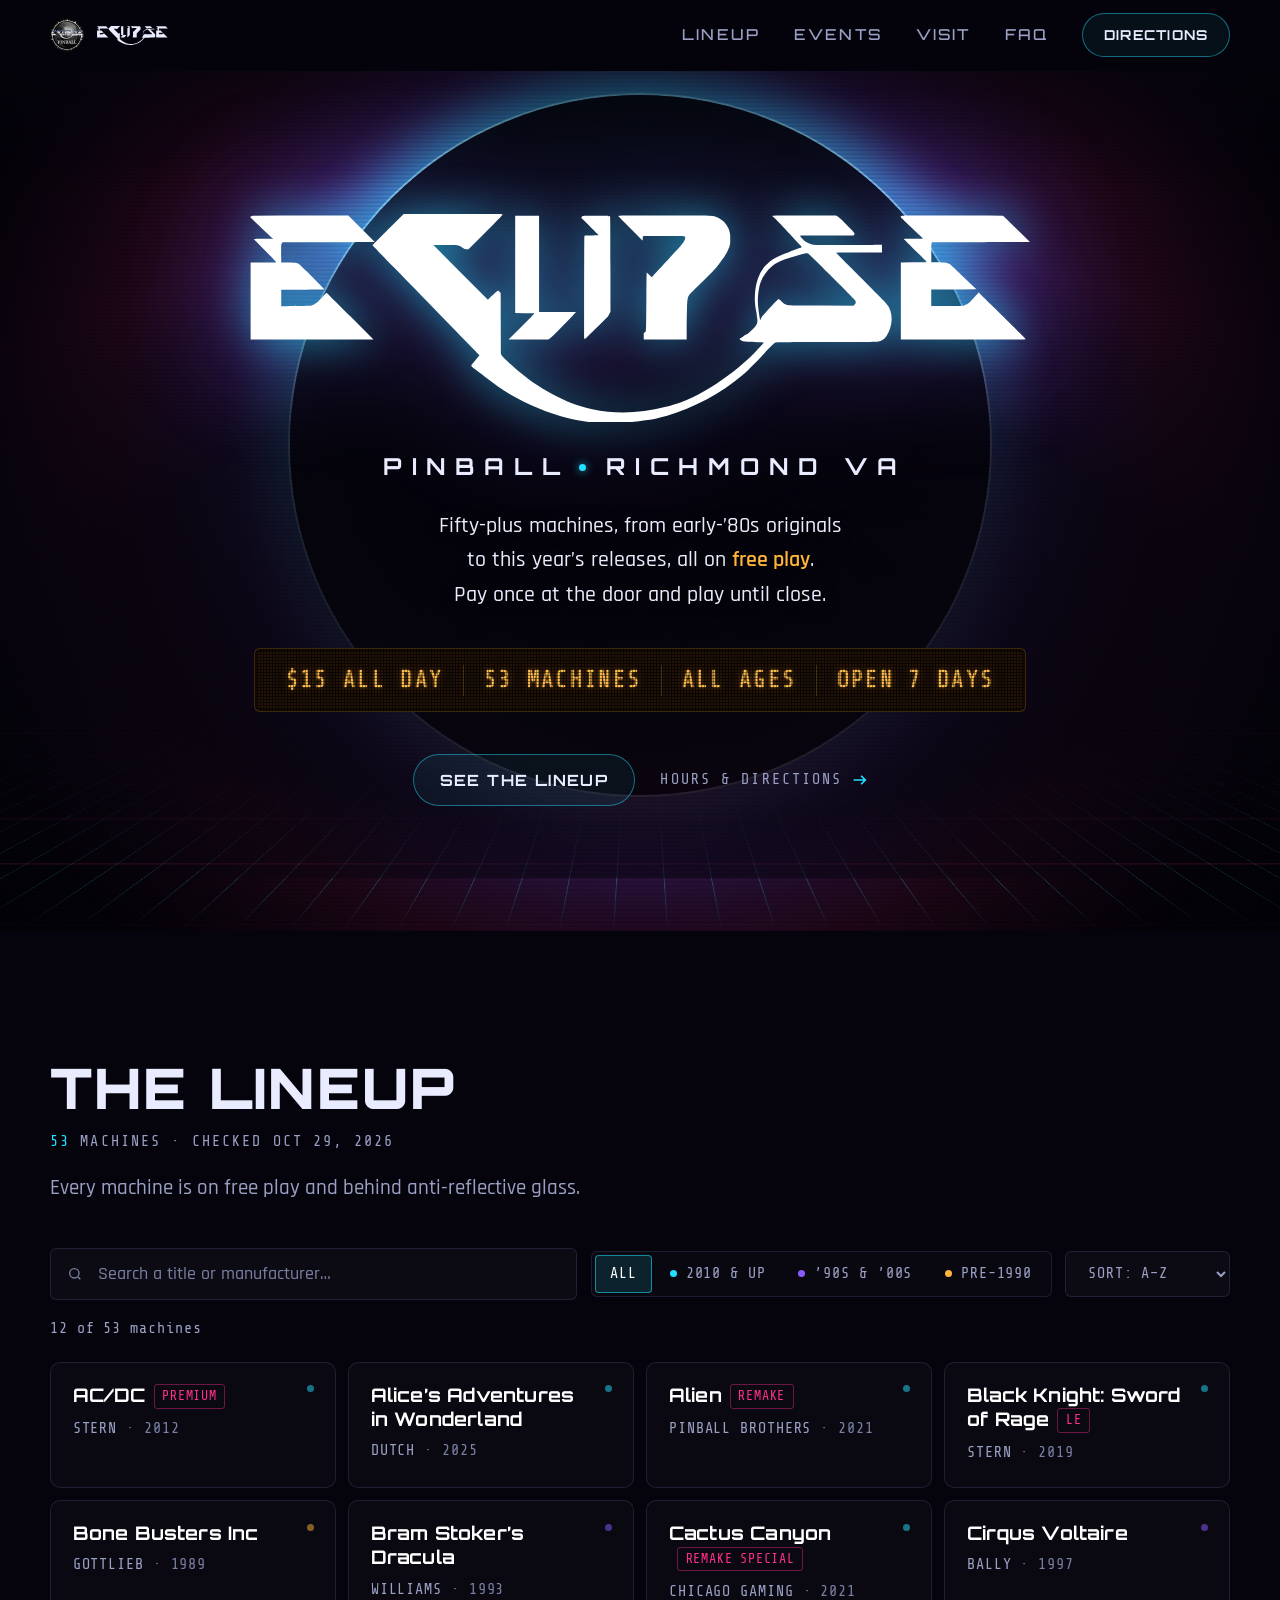
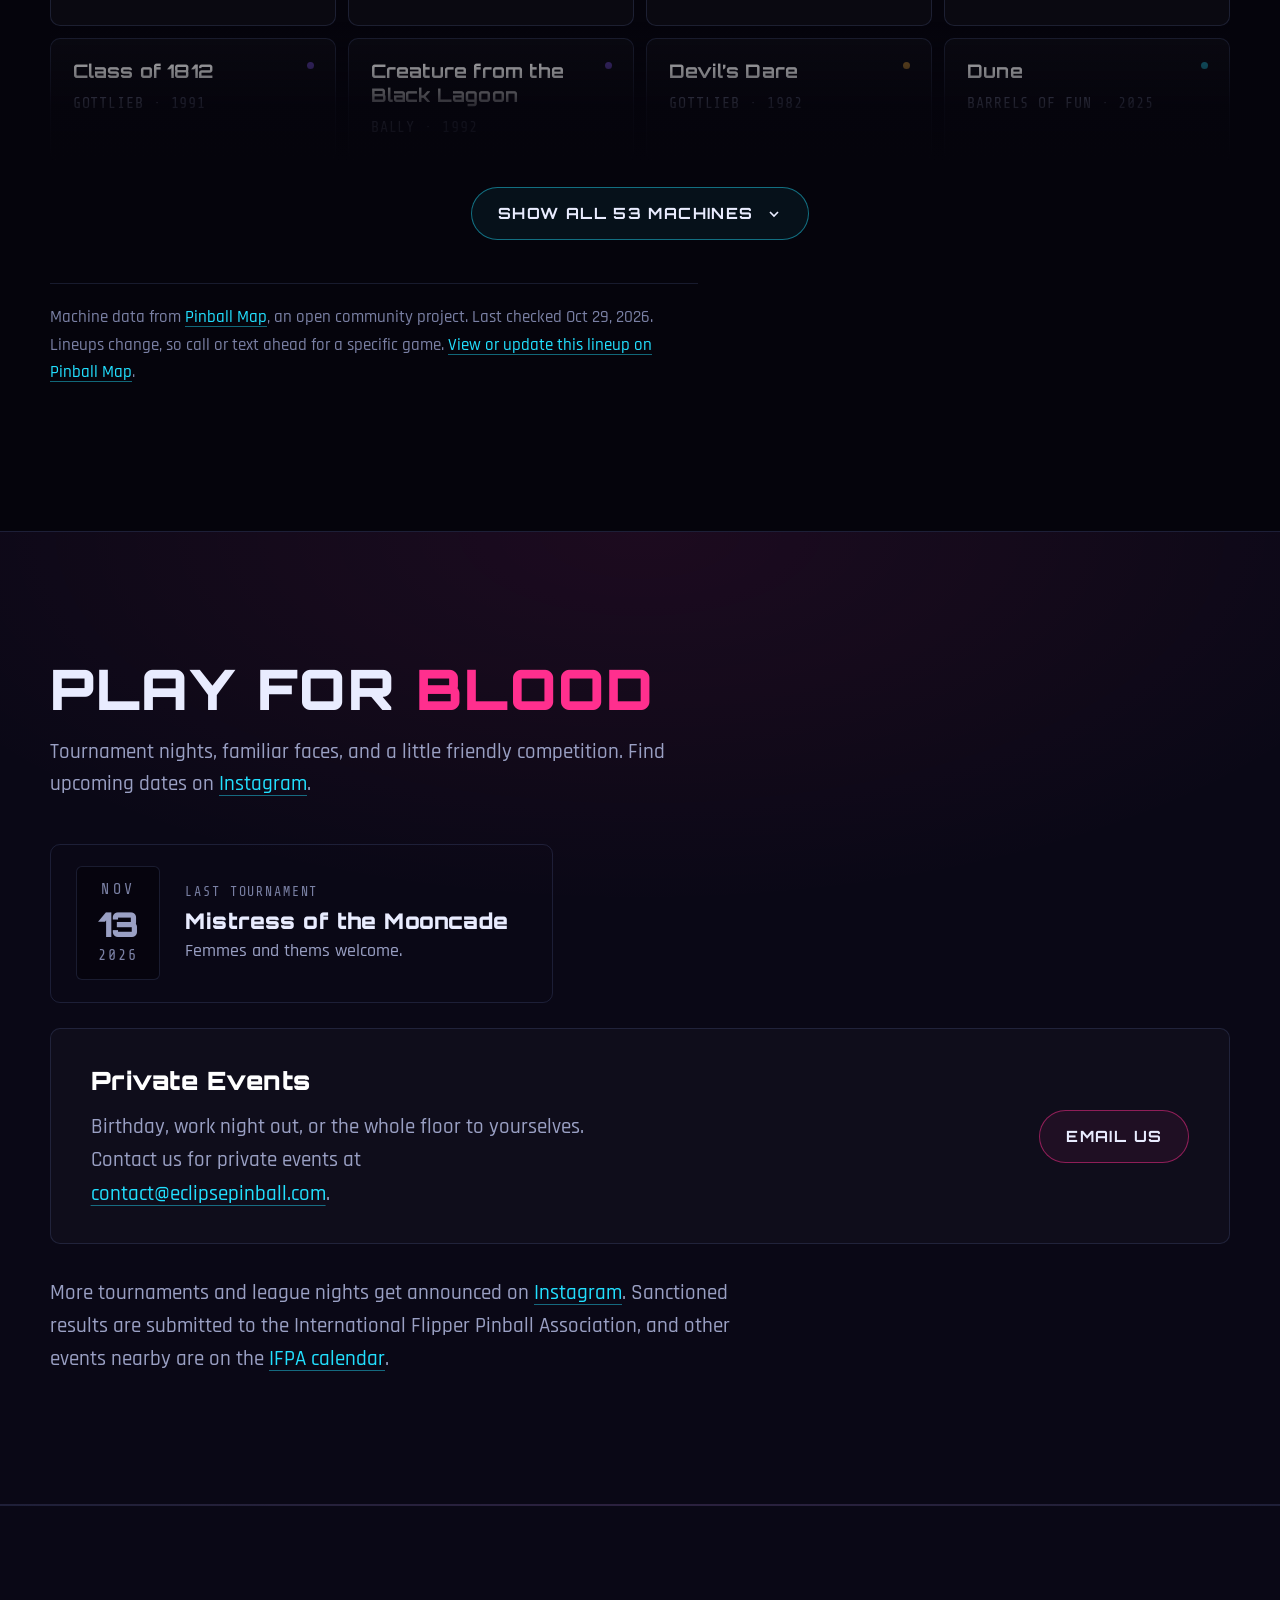
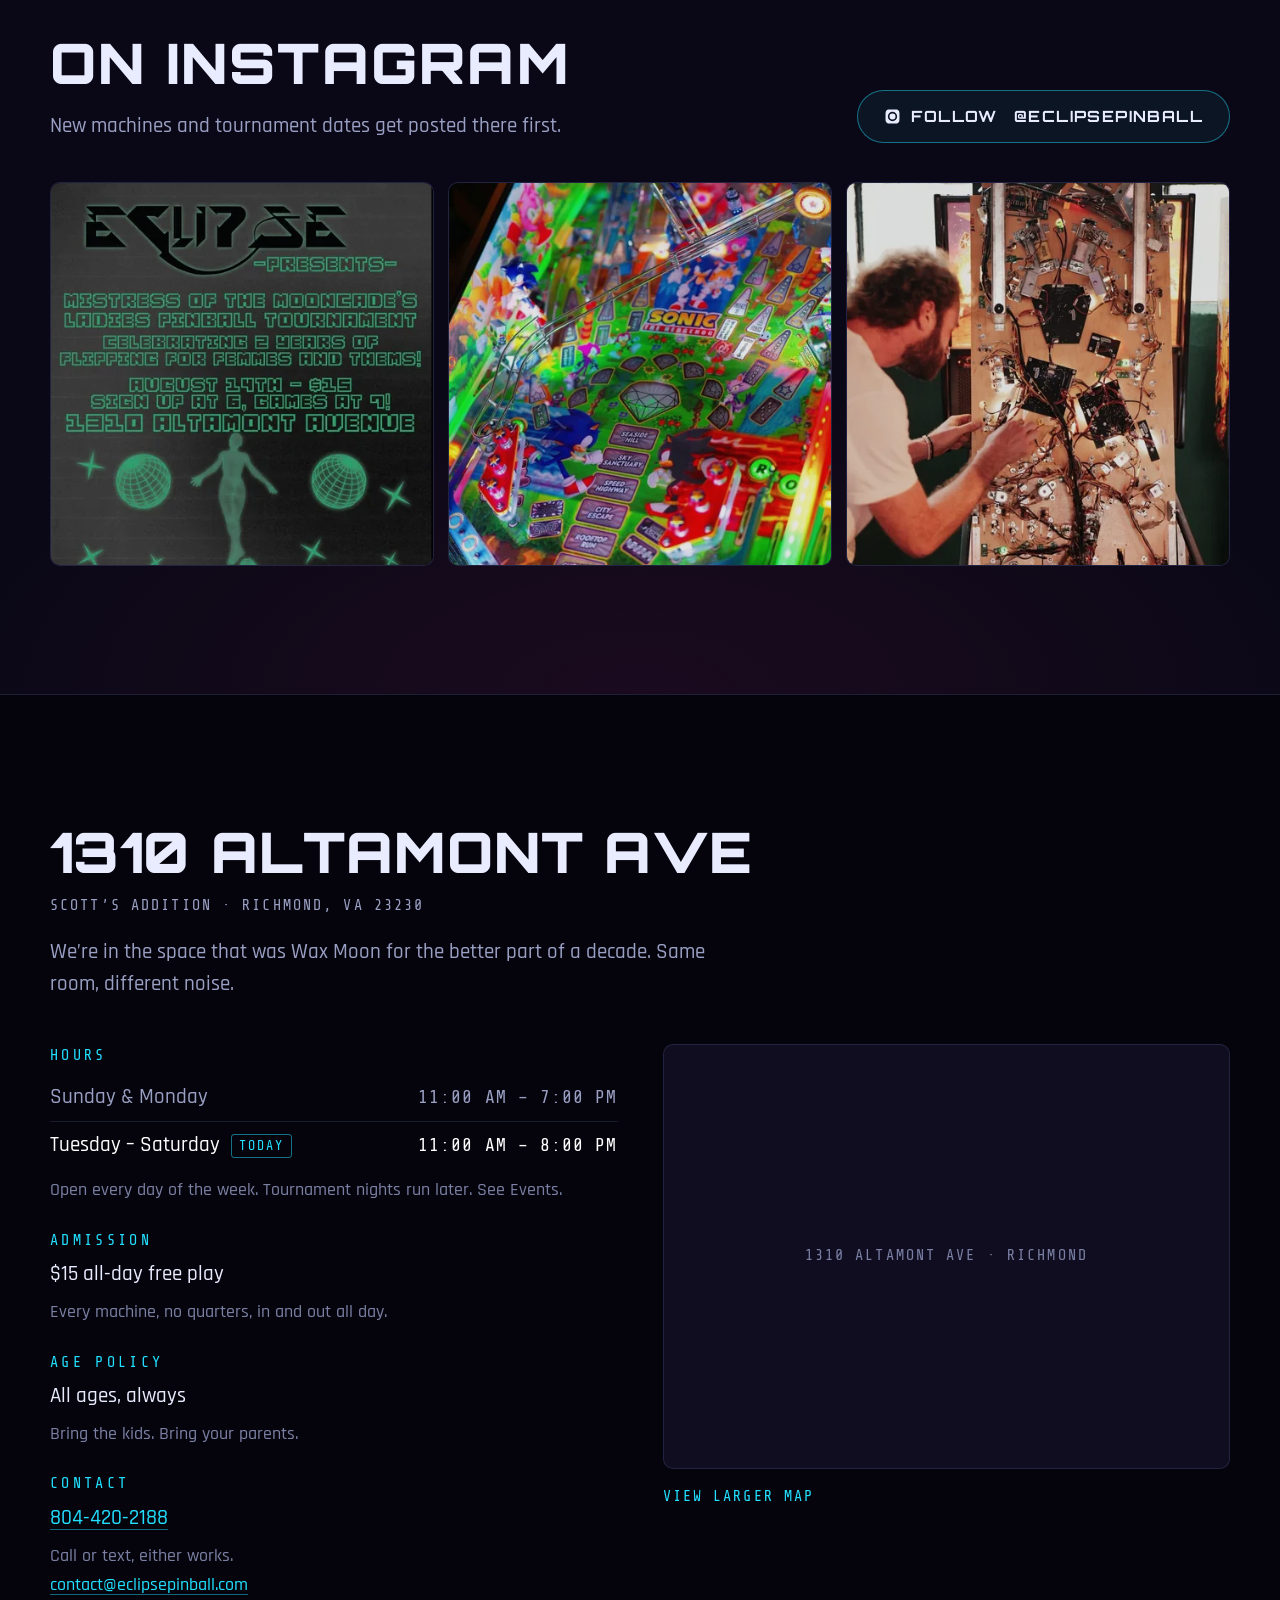
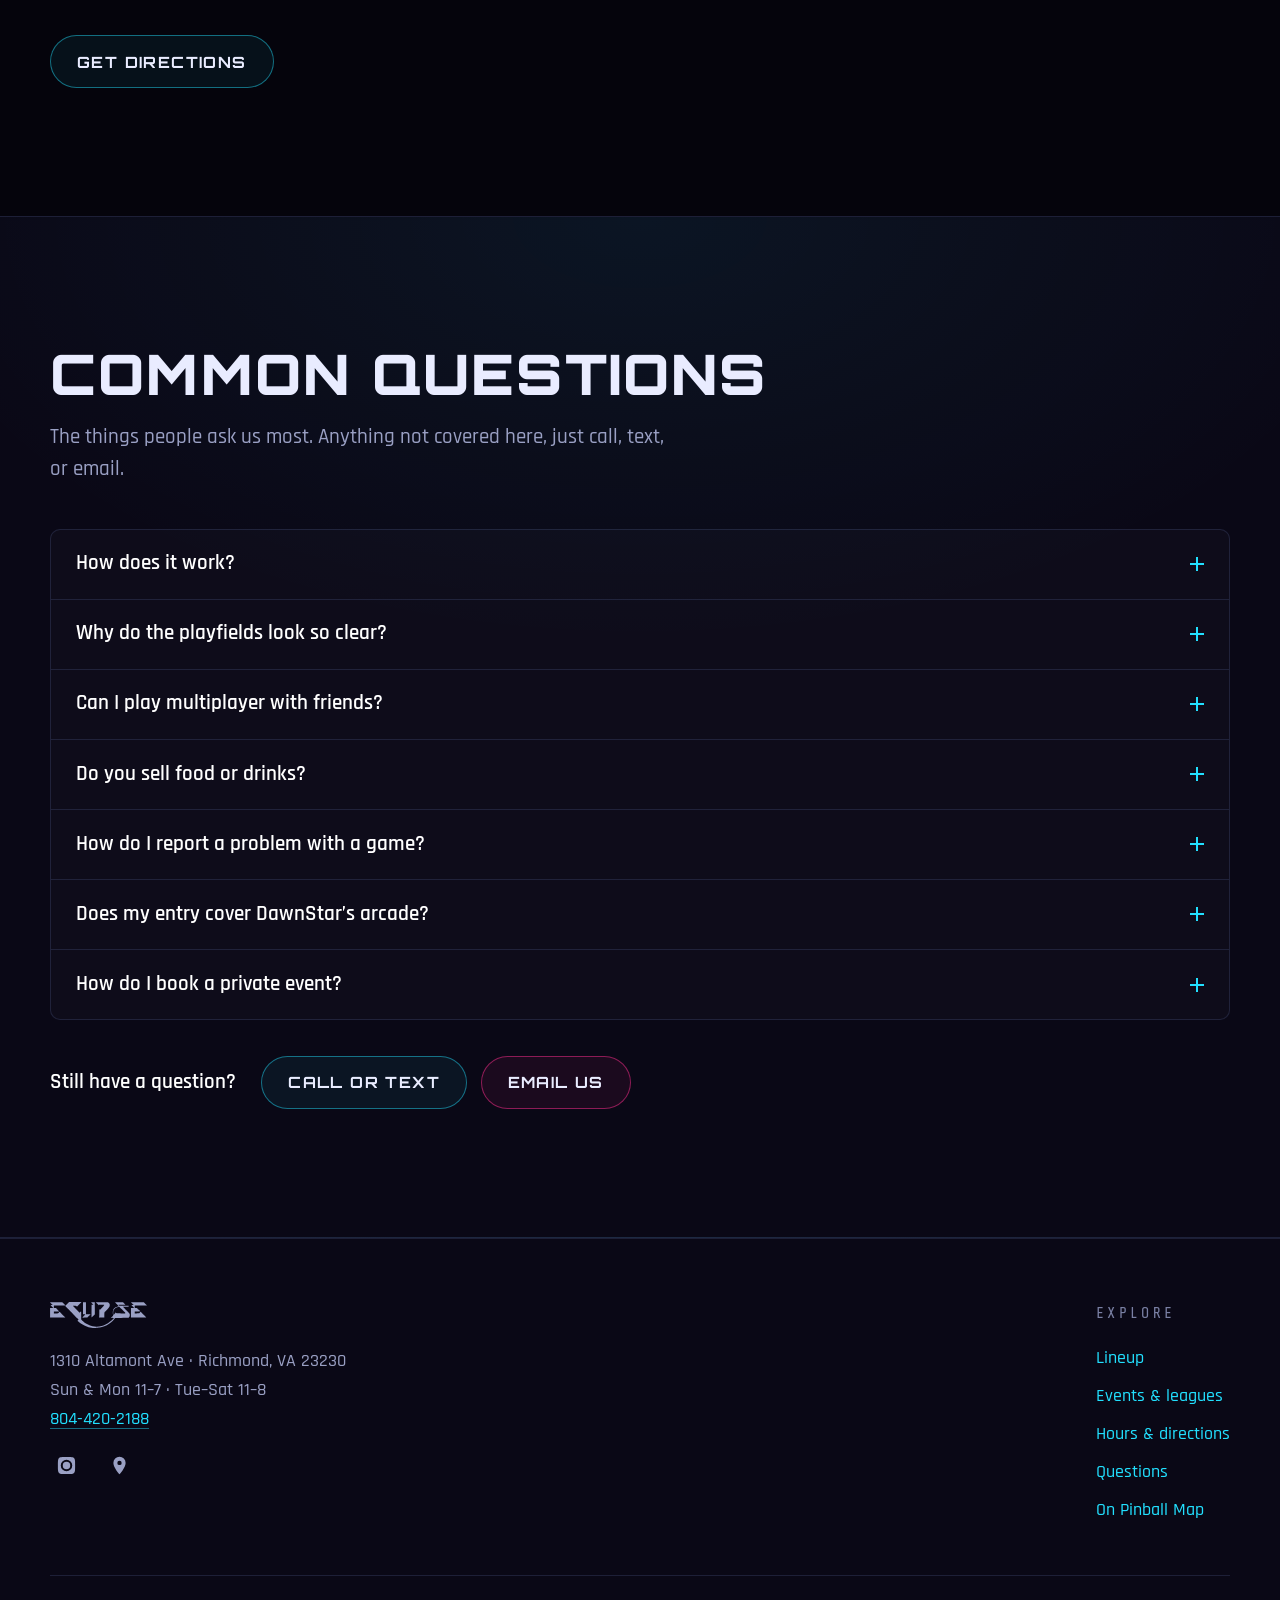
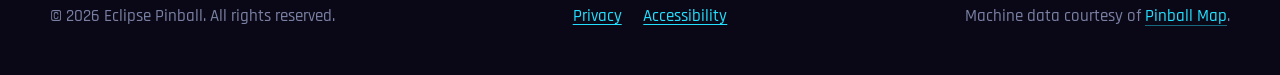
<file: index.html>
<!DOCTYPE html>
<html lang="en">
<head>
<meta charset="utf-8">
<meta name="viewport" content="width=device-width, initial-scale=1, viewport-fit=cover">
<title>Eclipse Pinball | Free-Play Pinball Arcade in Richmond, VA</title>
<meta name="description" content="Richmond's all-ages pinball arcade in Scott's Addition. 50+ machines from the early '80s to today, all on free play. $15 gets you in for the day.">
<meta name="theme-color" content="#05040c">
<meta name="color-scheme" content="dark">
<meta name="robots" content="index,follow,max-image-preview:large">
<link rel="canonical" href="https://www.eclipsepinball.com/">

<meta property="og:type" content="website">
<meta property="og:locale" content="en_US">
<meta property="og:site_name" content="Eclipse Pinball">
<meta property="og:title" content="Eclipse Pinball | Free-Play Pinball in Richmond, VA">
<meta property="og:description" content="50+ pinball machines on free play in Scott's Addition. All ages, all day, $15.">
<meta name="twitter:title" content="Eclipse Pinball | Free-Play Pinball in Richmond, VA">
<meta name="twitter:description" content="50+ pinball machines on free play in Scott's Addition. All ages, all day, $15.">
<meta property="og:url" content="https://www.eclipsepinball.com/">
<meta property="og:image" content="https://www.eclipsepinball.com/og-image.jpg">
<meta property="og:image:type" content="image/jpeg">
<meta property="og:image:width" content="1200">
<meta property="og:image:height" content="630">
<meta property="og:image:alt" content="The Sonic the Hedgehog pinball playfield lit up at Eclipse Pinball.">
<meta name="twitter:card" content="summary_large_image">
<meta name="twitter:image" content="https://www.eclipsepinball.com/og-image.jpg">

<link rel="icon" href="favicon.ico" sizes="any">
<link rel="icon" href="assets/icon-32.png" type="image/png" sizes="32x32">
<link rel="apple-touch-icon" href="assets/apple-touch-icon.png">

<!-- Fonts are served from this site (no third-party requests). The four the
     first screen needs are preloaded so they arrive with the stylesheet. -->
<link rel="preload" href="assets/fonts/orbitron-700.woff2" as="font" type="font/woff2" crossorigin>
<link rel="preload" href="assets/fonts/orbitron-500.woff2" as="font" type="font/woff2" crossorigin>
<link rel="preload" href="assets/fonts/rajdhani-500.woff2" as="font" type="font/woff2" crossorigin>
<link rel="preload" href="assets/fonts/share-tech-mono-400.woff2" as="font" type="font/woff2" crossorigin>
<link rel="stylesheet" href="assets/site.css">

<!-- Upcoming tournaments, for search. Keep in step with the event cards. -->
<script type="application/ld+json">
{
  "@context": "https://schema.org",
  "@graph": [
    {
      "@type": "Event",
      "name": "Horror House Ball",
      "description": "Eclipse Pinball's monthly pinball tournament, Halloween edition. Costumes encouraged. $15 entry; sign-up at 6:00 PM, games start at 7:00 PM.",
      "startDate": "2026-10-30T19:00:00-04:00",
      "eventStatus": "https://schema.org/EventScheduled",
      "eventAttendanceMode": "https://schema.org/OfflineEventAttendanceMode",
      "image": "https://www.eclipsepinball.com/og-image.jpg",
      "location": {
        "@type": "Place",
        "name": "Eclipse Pinball",
        "address": {"@type": "PostalAddress", "streetAddress": "1310 Altamont Ave", "addressLocality": "Richmond", "addressRegion": "VA", "postalCode": "23230", "addressCountry": "US"}
      },
      "organizer": {"@type": "Organization", "name": "Eclipse Pinball", "url": "https://www.eclipsepinball.com/"},
      "offers": {"@type": "Offer", "price": "15", "priceCurrency": "USD", "availability": "https://schema.org/InStock", "url": "https://www.eclipsepinball.com/#events"}
    },
    {
      "@type": "Event",
      "name": "Mistress of the Mooncade",
      "description": "Pinball tournament at Eclipse Pinball. Femmes and thems welcome. $15 entry; sign-up at 6:00 PM, games start at 7:00 PM.",
      "startDate": "2026-11-13T19:00:00-05:00",
      "eventStatus": "https://schema.org/EventScheduled",
      "eventAttendanceMode": "https://schema.org/OfflineEventAttendanceMode",
      "image": "https://www.eclipsepinball.com/assets/events/mooncade-2026-11-13.jpg",
      "location": {
        "@type": "Place",
        "name": "Eclipse Pinball",
        "address": {"@type": "PostalAddress", "streetAddress": "1310 Altamont Ave", "addressLocality": "Richmond", "addressRegion": "VA", "postalCode": "23230", "addressCountry": "US"}
      },
      "organizer": {"@type": "Organization", "name": "Eclipse Pinball", "url": "https://www.eclipsepinball.com/"},
      "offers": {"@type": "Offer", "price": "15", "priceCurrency": "USD", "availability": "https://schema.org/InStock", "url": "https://www.eclipsepinball.com/#events"}
    }
  ]
}
</script>


<script type="application/ld+json">
{
  "@context": "https://schema.org",
  "@type": "FAQPage",
  "mainEntity": [
    {"@type":"Question","name":"How does it work?","acceptedAnswer":{"@type":"Answer","text":"One price, all day. $15 gets you in and every machine is set to free play until close. No quarters, no tokens, nothing to load up. Step out and come back the same day at no extra charge."}},
    {"@type":"Question","name":"Why do the playfields look so clear?","acceptedAnswer":{"@type":"Answer","text":"Every game on the floor has anti-reflective glass. It kills the glare from the lights overhead, so you can actually see what you’re shooting at instead of your own reflection."}},
    {"@type":"Question","name":"Can I play multiplayer with friends?","acceptedAnswer":{"@type":"Answer","text":"Yes. Press the credit button once for each player before you start, and the game sets up a multiplayer match. Up to four on most machines."}},
    {"@type":"Question","name":"Do you sell food or drinks?","acceptedAnswer":{"@type":"Answer","text":"We have a small selection of non-alcoholic drinks. Food and alcohol are coming in the fall/winter."}},
    {"@type":"Question","name":"How do I report a problem with a game?","acceptedAnswer":{"@type":"Answer","text":"Scan the QR code on the machine, or flag down an arcade attendant. Either works."}},
    {"@type":"Question","name":"Does my entry cover DawnStar’s arcade?","acceptedAnswer":{"@type":"Answer","text":"Entry is separate for each. Re-entry is always welcome at both, and plenty of people spend the day going back and forth."}},
    {"@type":"Question","name":"How do I book a private event?","acceptedAnswer":{"@type":"Answer","text":"Email contact@eclipsepinball.com and we’ll work out the details: birthdays, work nights out, or the whole floor to yourselves."}}
  ]
}
</script>


<script type="application/ld+json">
{
  "@context": "https://schema.org",
  "@graph": [
    {
      "@type": "AmusementPark",
      "@id": "https://www.eclipsepinball.com/#arcade",
      "name": "Eclipse Pinball",
      "description": "All-ages pinball arcade in Scott's Addition with 50+ machines on free play.",
      "url": "https://www.eclipsepinball.com/",
      "image": "https://www.eclipsepinball.com/og-image.jpg",
      "telephone": "+1-804-420-2188",
      "email": "contact@eclipsepinball.com",
      "priceRange": "$15",
      "address": {
        "@type": "PostalAddress",
        "streetAddress": "1310 Altamont Ave",
        "addressLocality": "Richmond",
        "addressRegion": "VA",
        "postalCode": "23230",
        "addressCountry": "US"
      },
      "geo": {"@type": "GeoCoordinates", "latitude": 37.565503, "longitude": -77.471582},
      "hasMap": "https://www.google.com/maps/search/?api=1&query=1310%20Altamont%20Ave%2C%20Richmond%2C%20VA%2023230",
      "publicAccess": true,
      "isAccessibleForFree": false,
      "openingHoursSpecification": [
        {"@type": "OpeningHoursSpecification", "dayOfWeek": ["Tuesday","Wednesday","Thursday","Friday","Saturday"], "opens": "11:00", "closes": "20:00"},
        {"@type": "OpeningHoursSpecification", "dayOfWeek": ["Sunday","Monday"], "opens": "11:00", "closes": "19:00"}
      ],
      "sameAs": [
        "https://www.instagram.com/eclipsepinball/",
        "https://pinballmap.com/map/?by_location_id=15825"
      ]
    },
    {
      "@type": "WebSite",
      "@id": "https://www.eclipsepinball.com/#website",
      "url": "https://www.eclipsepinball.com/",
      "name": "Eclipse Pinball",
      "inLanguage": "en-US",
      "publisher": {"@id": "https://www.eclipsepinball.com/#arcade"}
    }
  ]
}
</script>


</head>
<body>
<!-- The Eclipse wordmark, drawn once and reused by the nav, hero and footer. -->
<svg width="0" height="0" style="position:absolute" aria-hidden="true" focusable="false"><symbol id="wm" viewBox="0 0 6468 1733"><g transform="translate(0.000000,1733.000000) scale(0.100000,-0.100000)" fill="currentColor"> <path d="M11910 16505 c-1296 -1280 -1740 -1730 -1740 -1764 0 -21 125 -151 1800 -1876 2229 -2297 5146 -5290 6265 -6430 770 -784 798 -813 792 -827 -7 -19 -156 -195 -404 -480 -120 -137 -230 -268 -245 -290 -71 -104 -40 -137 482 -528 278 -208 570 -432 1200 -920 258 -200 741 -538 1060 -742 1321 -843 2915 -1564 4585 -2073 579 -176 1310 -336 1985 -434 794 -116 1317 -148 2250 -137 806 9 1041 21 1900 101 1178 110 1829 226 2749 490 2134 611 4531 1896 6186 3315 461 396 1000 932 1844 1835 635 679 830 864 971 920 69 27 563 33 3780 44 4123 15 4516 20 4765 56 87 13 116 22 220 74 138 69 252 155 338 257 287 339 488 910 513 1459 12 253 -27 523 -112 775 -96 286 -182 412 -556 820 -88 96 -1010 1024 -2049 2061 -1039 1038 -1889 1891 -1889 1896 0 17 540 23 2198 23 l1613 0 -3 319 c-2 176 -5 321 -8 324 -3 3 -358 1 -790 -4 -432 -6 -1683 -8 -2780 -6 -1857 3 -2003 4 -2115 21 -257 38 -437 107 -620 237 -163 116 -521 487 -495 513 8 8 655 12 2228 14 l2217 4 33 31 c69 66 77 111 32 178 -32 49 -838 879 -1071 1103 -188 181 -276 251 -374 296 l-80 37 -1995 5 c-2275 6 -3203 -1 -3264 -24 l-39 -14 34 -14 c46 -19 263 -232 623 -615 165 -176 418 -444 561 -595 217 -229 618 -660 1104 -1184 119 -128 146 -165 135 -176 -5 -5 -110 -47 -234 -93 -912 -343 -1504 -584 -1790 -727 -374 -187 -546 -306 -831 -576 -203 -191 -339 -342 -339 -376 0 -18 -207 -330 -226 -341 -8 -4 -14 -18 -14 -29 0 -12 -24 -74 -54 -137 -30 -64 -58 -129 -62 -146 -4 -16 -15 -41 -25 -55 -21 -30 -148 -448 -184 -605 -88 -388 -132 -854 -122 -1285 8 -340 34 -558 123 -1015 20 -100 39 -236 43 -305 4 -69 13 -136 20 -148 7 -13 17 -91 23 -175 9 -131 8 -161 -6 -215 -9 -35 -16 -74 -16 -86 0 -43 -69 -161 -150 -258 -84 -101 -317 -329 -530 -517 -97 -86 -147 -123 -225 -163 -123 -63 -197 -109 -253 -158 -23 -21 -75 -55 -115 -75 -123 -65 -177 -104 -177 -130 0 -44 129 -128 301 -195 121 -48 267 -57 1242 -80 241 -5 445 -13 453 -18 33 -19 -264 -351 -735 -823 -456 -455 -832 -800 -1286 -1180 -1178 -987 -2671 -1966 -3858 -2530 -763 -363 -1368 -579 -2231 -798 -2165 -550 -4146 -613 -6106 -195 -1175 251 -2206 644 -3405 1300 -998 545 -1652 982 -2440 1628 -599 491 -1446 1263 -1606 1464 -32 40 -74 106 -94 147 l-35 74 -7 2506 -6 2506 -85 90 c-46 49 -95 92 -109 95 -61 16 -122 -35 -747 -620 l-117 -110 -2262 2262 -2262 2262 645 0 c728 -1 1306 -13 1395 -30 125 -23 181 -49 347 -161 92 -61 184 -116 210 -124 27 -8 108 -17 181 -21 l133 -7 1110 1109 c1066 1065 1496 1504 1665 1698 76 87 78 91 57 100 -14 5 -1681 10 -4113 13 l-4090 4 -835 -826z m34355 -2450 c75 -36 335 -287 1650 -1591 1402 -1392 2204 -2202 2227 -2251 9 -20 23 -40 32 -45 20 -11 56 -128 56 -184 0 -81 -33 -128 -155 -218 l-49 -37 -2576 4 c-2637 4 -2716 5 -2880 43 -92 21 -273 112 -352 178 -36 30 -132 118 -211 196 -99 95 -153 140 -168 140 -40 0 -364 -336 -1009 -1045 -363 -399 -417 -469 -450 -580 -21 -68 -64 -126 -80 -108 -10 11 -103 589 -134 833 -80 631 -71 1076 34 1690 43 250 75 382 130 543 181 533 530 1028 984 1396 118 96 236 174 393 263 387 217 775 357 1758 636 637 182 687 190 800 137z"/> <path d="M2630 17200 l-2405 -5 -112 -57 -112 -56 382 -364 c803 -765 1350 -1277 1466 -1372 l74 -61 -114 -2 c-63 -2 -418 -7 -789 -12 -371 -5 -683 -13 -693 -17 -16 -6 145 -171 876 -903 584 -584 902 -910 915 -936 11 -22 23 -55 27 -72 l7 -33 -1051 0 -1051 0 0 -3190 0 -3190 5094 0 5095 0 -1940 1938 c-1067 1065 -1945 1939 -1951 1941 -14 5 -78 -65 -268 -289 -341 -403 -515 -557 -777 -689 -130 -65 -240 -97 -384 -111 -122 -12 -1210 -29 -1906 -30 l-423 0 0 679 0 678 1753 6 c963 4 1767 9 1785 13 17 3 32 9 32 13 0 13 -772 802 -1420 1453 -692 694 -657 663 -834 723 -104 35 -225 43 -812 51 l-502 7 -7 425 c-4 234 -5 565 -2 736 6 357 10 386 80 460 l42 45 3775 11 c2076 6 3795 14 3820 19 l45 8 -1095 1096 -1095 1097 -1560 -2 c-858 -2 -2642 -5 -3965 -8z"/> <path d="M31315 17200 c-581 -6 -785 -17 -785 -40 0 -15 2019 -2035 2026 -2027 4 4 11 79 15 165 3 87 11 168 17 179 8 14 27 24 54 30 55 10 2273 5 2863 -7 276 -6 466 -14 493 -21 26 -7 53 -24 68 -43 25 -29 26 -35 21 -106 -7 -99 -42 -185 -132 -319 -188 -282 -506 -638 -1775 -1986 -401 -427 -679 -726 -807 -870 l-61 -70 -184 181 c-195 193 -223 216 -232 186 -9 -34 -16 -542 -27 -1947 -14 -2021 -25 -2786 -42 -2861 -18 -84 -35 -105 -111 -145 l-66 -34 0 -267 0 -268 1780 0 1780 0 0 688 c0 707 12 1498 30 1982 24 642 53 822 157 975 65 96 216 251 938 962 1195 1178 1230 1215 1682 1818 336 449 428 589 567 865 140 279 198 444 226 635 28 198 19 732 -15 901 -26 125 -91 308 -159 449 -182 372 -432 623 -811 815 -225 114 -382 152 -710 171 -220 13 -5798 21 -6800 9z"/> <path d="M54640 17199 c-525 -9 -608 -19 -677 -82 -43 -39 -77 -4 991 -1007 395 -371 752 -706 793 -744 52 -49 71 -72 64 -79 -8 -8 -263 -13 -796 -18 -432 -4 -789 -10 -793 -13 -6 -7 220 -233 1290 -1291 505 -499 594 -593 575 -611 -17 -18 -236 -24 -1129 -30 l-988 -7 0 -3194 0 -3193 5190 0 c4941 0 5190 1 5181 18 -12 22 -766 772 -2451 2438 -1371 1356 -1468 1450 -1473 1443 -79 -100 -643 -723 -743 -820 -128 -124 -279 -209 -459 -260 -119 -33 -324 -38 -1547 -39 l-1178 0 0 680 0 680 468 1 c257 1 1099 5 1871 8 l1403 6 -873 836 c-1168 1117 -1264 1206 -1381 1276 -29 18 -109 48 -178 68 -112 32 -143 37 -315 46 -104 5 -370 13 -590 17 l-400 7 0 755 c0 806 0 807 50 863 l24 27 3873 11 c2130 5 3954 11 4053 12 l180 2 -672 665 c-739 730 -1377 1354 -1492 1458 l-74 67 -1246 6 c-1648 9 -6026 7 -6551 -2z"/> <path d="M21990 13151 l0 -4040 783 -3 c554 -2 788 -6 801 -14 17 -10 -10 -41 -261 -300 -154 -159 -639 -644 -1078 -1079 l-798 -790 194 -8 c243 -10 2955 0 3065 11 65 7 89 14 125 39 95 66 298 260 885 847 629 630 1025 1038 1217 1256 l111 125 -925 6 c-508 3 -1197 7 -1531 8 l-608 1 0 3990 0 3990 -990 0 -990 0 0 -4039z"/> <path d="M27790 17180 c-124 -7 -185 -19 -227 -43 -24 -14 -93 -96 -93 -112 0 -6 82 -91 183 -190 534 -525 1276 -1269 1271 -1274 -3 -3 -269 -8 -591 -12 -471 -4 -586 -8 -593 -19 -4 -7 -12 -79 -17 -159 -10 -183 -10 -8201 1 -8333 6 -79 11 -96 22 -90 21 12 371 350 1187 1146 l747 729 105 196 106 196 -4 3730 c-4 3674 -9 4166 -37 4200 -15 19 -84 29 -108 16 -11 -6 -26 -25 -33 -43 l-13 -33 -4 53 -3 52 -887 -2 c-488 0 -943 -4 -1012 -8z"/> </g></symbol></svg>
<a class="skip-link" href="#games">Skip to the lineup</a>

<header class="nav" id="nav">
  <div class="wrap nav-in">
    <a class="brand" href="#home" aria-label="Eclipse Pinball home">
      <img src="[data-uri]" alt="" width="34" height="34">
      <svg class="wm" viewBox="0 0 6468 1733" aria-hidden="true" focusable="false"><use href="#wm"/></svg>
    </a>
    <button id="navToggle" aria-expanded="false" aria-controls="navLinks" aria-label="Toggle menu">
      <svg width="24" height="24" viewBox="0 0 24 24" fill="none" stroke="currentColor" stroke-width="2"><path d="M3 6h18M3 12h18M3 18h18"/></svg>
    </button>
    <nav class="nav-links" id="navLinks">
      <a href="#games">Lineup</a>
      <a href="#events">Events</a>
      <a href="#visit">Visit</a>
      <a href="#faq">FAQ</a>
      <a class="btn" data-directions href="https://www.google.com/maps/dir/?api=1&amp;destination=1310%20Altamont%20Ave%2C%20Richmond%2C%20VA%2023230" target="_blank" rel="noopener">Directions</a>
    </nav>
  </div>
</header>

<main>

<!-- ================= HERO ================= -->
<section class="hero" id="home">
  <div class="grid-floor" aria-hidden="true"></div>
  <!-- The page-load moment: the moon slides across the sun and the corona
       lights at totality. Plays once, then holds still. Reduced motion skips
       straight to totality. -->
  <div class="eclipse" aria-hidden="true">
    <div class="halo"></div>
    <div class="sun"></div>
    <div class="corona"></div>
  </div>
  <div class="crt" aria-hidden="true"></div>
  <div class="wrap hero-in">
    <svg class="wm" viewBox="0 0 6468 1733" aria-hidden="true" focusable="false"><use href="#wm"/></svg>
    <h1><span class="sr-only">Eclipse Pinball, a free-play </span>Pinball<span class="sep" aria-hidden="true"></span><span class="sr-only"> arcade in </span><span class="nw">Richmond VA</span></h1>
    <p class="sub">Fifty-plus machines, from <span class="nw">early-’80s</span> originals to this year’s
      releases, all on <strong>free play</strong>. Pay once at the door and play
      until close.</p>
    <!-- Styled like a pinball dot-matrix display. -->
    <p class="readout">
      <span>$15 all day</span>
      <span><b id="chipCount">53</b> machines</span>
      <span>All ages</span>
      <span>Open 7 days</span>
    </p>
    <div class="hero-cta">
      <a class="btn" href="#games">See the lineup</a>
      <a class="text-link" href="#visit">Hours &amp; directions</a>
    </div>
  </div>
</section>

<!-- ================= GAMES ================= -->
<section id="games">
  <div class="wrap">
    <div class="sec-head">
      <h2 class="sec">The Lineup</h2>
      <p class="sec-meta"><span id="bigCount">53</span> machines · <span class="nw">checked <span id="lineupChecked">Oct 29, 2026</span></span></p>
    </div>
    <p class="lede">Every machine is on free play and behind anti-reflective glass.</p>

    <div class="controls">
      <div class="search">
        <svg viewBox="0 0 24 24" aria-hidden="true"><circle cx="11" cy="11" r="7"/><path d="m20 20-3.5-3.5"/></svg>
        <input type="search" id="q" placeholder="Search a title or manufacturer…" aria-label="Search machines">
      </div>
      <div class="filters" id="filters" role="group" aria-label="Filter by era">
        <button data-era="all" aria-pressed="true">All</button>
        <button data-era="modern" aria-pressed="false"><i class="lamp era-modern" aria-hidden="true"></i>2010 &amp; up</button>
        <button data-era="dmd" aria-pressed="false"><i class="lamp era-dmd" aria-hidden="true"></i>’90s &amp; ’00s</button>
        <button data-era="classic" aria-pressed="false"><i class="lamp era-classic" aria-hidden="true"></i>Pre-1990</button>
      </div>
      <select class="sort" id="sort" aria-label="Sort machines">
        <option value="az">Sort: A–Z</option>
        <option value="za">Sort: Z–A</option>
        <option value="new">Sort: Newest</option>
        <option value="old">Sort: Oldest</option>
      </select>
    </div>

    <p class="results-count" id="resultsCount" role="status" aria-live="polite"></p>
    <div class="grid-wrap">
      <ul class="game-grid" id="grid"></ul>
      <noscript><p>Enable JavaScript to browse the games, or <a href="https://pinballmap.com/map/?by_location_id=15825">view the lineup on Pinball Map</a>.</p></noscript>
      <div class="grid-fade" id="gridFade" hidden aria-hidden="true"></div>
    </div>

    <div class="grid-more">
      <button class="btn" id="showAll" type="button" aria-expanded="false" aria-controls="grid" hidden>
        <span id="showAllLabel">Show all machines</span>
        <svg class="chev" viewBox="0 0 24 24" width="16" height="16" fill="none"
             stroke="currentColor" stroke-width="2.5" aria-hidden="true"><path d="m6 9 6 6 6-6"/></svg>
      </button>
    </div>

    <p class="attrib">
      Machine data from <a href="https://pinballmap.com/map/?by_location_id=15825" target="_blank" rel="noopener">Pinball Map</a>,
      an open community project. Last checked <span id="synced">Oct 29, 2026</span>.
      Lineups change, so call or text ahead for a specific game.
      <a href="https://pinballmap.com/map/?by_location_id=15825" target="_blank" rel="noopener">View or update this lineup on Pinball Map</a>.
    </p>
  </div>
</section>

<!-- ================= EVENTS ================= -->
<section id="events">
  <div class="wrap">
    <h2 class="sec">Play for <em>Blood</em></h2>
    <p class="lede">Tournament nights, familiar faces, and a little friendly competition.
      Find upcoming dates on <a href="https://www.instagram.com/eclipsepinball/" target="_blank" rel="noopener">Instagram</a>.</p>

    <!-- TOURNAMENTS
         One <article class="ev-featured"> per event. data-date is the event's
         day (YYYY-MM-DD) and drives the "Tomorrow" / "Tonight" tag, in Richmond
         time. data-ends is when the card stops counting as upcoming: these
         flyers give no end time, so it's midnight after the event, not an
         advertised end time. Upcoming events show in date order; past ones
         shrink to a "Last tournament" note below them, and only the most
         recent past one stays visible. Add matching Event data to the
         JSON-LD in the <head> when you add a card. -->
    <div class="ev-list">
      <article class="ev-featured" data-date="2026-10-30" data-ends="2026-10-31T00:00:00-04:00">
        <div class="date-block" aria-hidden="true">
          <span class="mo">Oct</span>
          <span class="day">30</span>
          <span class="yr">2026</span>
        </div>
        <div class="ev-body">
          <p class="tag">Monthly tournament · Halloween</p>
          <h3>Horror House Ball</h3>
          <p class="ev-lede">Our monthly tournament is back for the first Horror House
            Ball at our new location. Come in your favorite Halloween costume.</p>

          <dl class="ev-detail">
            <div><dt>Date</dt><dd><time datetime="2026-10-30">Friday, October 30</time></dd></div>
            <div><dt>Sign-up</dt><dd>6:00 PM</dd></div>
            <div><dt>Start</dt><dd>7:00 PM</dd></div>
            <div><dt>Entry</dt><dd>$15</dd></div>
          </dl>

          <p class="ev-note">Eclipse Pinball · 1310 Altamont Avenue, Richmond, VA.</p>
        </div>
      </article>

      <article class="ev-featured has-flyer" data-date="2026-11-13" data-ends="2026-11-14T00:00:00-05:00">
        <div class="date-block" aria-hidden="true">
          <span class="mo">Nov</span>
          <span class="day">13</span>
          <span class="yr">2026</span>
        </div>
        <div class="ev-body">
          <p class="tag">Pinball tournament</p>
          <h3>Mistress of the Mooncade</h3>
          <p class="ev-lede">Femmes and thems welcome.</p>

          <dl class="ev-detail">
            <div><dt>Date</dt><dd><time datetime="2026-11-13">Friday, November 13</time></dd></div>
            <div><dt>Sign-up</dt><dd>6:00 PM</dd></div>
            <div><dt>Start</dt><dd>7:00 PM</dd></div>
            <div><dt>Entry</dt><dd>$15</dd></div>
          </dl>

          <p class="ev-note">Eclipse Pinball · 1310 Altamont Avenue, Richmond, VA.</p>
        </div>
        <a class="ev-flyer" href="assets/events/mooncade-2026-11-13.jpg" data-lightbox>
          <picture>
            <source type="image/webp" srcset="assets/events/mooncade-2026-11-13-600.webp 600w, assets/events/mooncade-2026-11-13-1200.webp 1200w" sizes="(max-width:720px) 260px, 200px">
            <img src="assets/events/mooncade-2026-11-13-600.jpg" width="600" height="772" loading="lazy" decoding="async"
                 alt="Flyer: Mistress of the Mooncade Pinball Tournament, November 13th. $15 entry, sign up at 6, games at 7. Femmes and thems welcome. Eclipse Pinball Arcade, 1310 Altamont Avenue.">
          </picture>
          <span class="ev-flyer-label">View flyer</span>
        </a>
      </article>
    </div>

    <div class="private">
      <div class="private-body">
        <h3>Private Events</h3>
        <p>Birthday, work night out, or the whole floor to yourselves. Contact us
          for private events at
          <a href="mailto:contact@eclipsepinball.com">contact@eclipsepinball.com</a>.</p>
      </div>
      <a class="btn alt" href="mailto:contact@eclipsepinball.com?subject=Private%20event%20at%20Eclipse%20Pinball">Email Us</a>
    </div>

    <p class="ev-more">More tournaments and league nights get announced on
      <a href="https://www.instagram.com/eclipsepinball/" target="_blank" rel="noopener">Instagram</a>.
      Sanctioned results are submitted to the International Flipper Pinball
      Association, and other events nearby are on the
      <a href="https://www.ifpapinball.com/calendar/" target="_blank" rel="noopener">IFPA calendar</a>.</p>
  </div>
</section>

<!-- ================= INSTAGRAM ================= -->
<section id="social">
  <div class="wrap">
    <div class="social-head">
      <div>
        <h2 class="sec">On Instagram</h2>
        <p class="lede">New machines and tournament dates get posted there first.</p>
      </div>
      <a class="btn" href="https://www.instagram.com/eclipsepinball/" target="_blank" rel="noopener">
        <svg viewBox="0 0 24 24" width="17" height="17" fill="currentColor" aria-hidden="true"><path d="M12 2.16c3.2 0 3.58.01 4.85.07 1.17.05 1.8.25 2.23.41.56.22.96.48 1.38.9.42.42.68.82.9 1.38.16.42.36 1.06.41 2.23.06 1.27.07 1.65.07 4.85s-.01 3.58-.07 4.85c-.05 1.17-.25 1.8-.41 2.23-.22.56-.48.96-.9 1.38-.42.42-.82.68-1.38.9-.42.16-1.06.36-2.23.41-1.27.06-1.65.07-4.85.07s-3.58-.01-4.85-.07c-1.17-.05-1.8-.25-2.23-.41-.56-.22-.96-.48-1.38-.9-.42-.42-.68-.82-.9-1.38-.16-.42-.36-1.06-.41-2.23C2.17 15.58 2.16 15.2 2.16 12s.01-3.58.07-4.85c.05-1.17.25-1.8.41-2.23.22-.56.48-.96.9-1.38.42-.42.82-.68 1.38-.9.42-.16 1.06-.36 2.23-.41C8.42 2.17 8.8 2.16 12 2.16zm0 3.28a6.56 6.56 0 1 0 0 13.12 6.56 6.56 0 0 0 0-13.12zm0 10.82a4.26 4.26 0 1 1 0-8.52 4.26 4.26 0 0 1 0 8.52zm8.35-11.08a1.53 1.53 0 1 1-3.06 0 1.53 1.53 0 0 1 3.06 0z"/></svg>
        <span class="hide-sm">Follow&nbsp;</span>@eclipsepinball
      </a>
    </div>

    <!-- Populated from instagram.json, which currently holds hand-picked posts
         with local images. tools/refresh-instagram.mjs overwrites that file once
         INSTAGRAM_TOKEN is set. If the file is ever missing or empty this stays
         hidden and the follow panel below shows instead, so the section never
         renders as an empty hole. -->
    <ul class="ig-grid" id="igGrid" hidden></ul>

    <div class="ig-empty" id="igEmpty">
      <svg viewBox="0 0 24 24" width="34" height="34" fill="none" stroke="currentColor" stroke-width="1.5" aria-hidden="true">
        <rect x="3" y="3" width="18" height="18" rx="5"/><circle cx="12" cy="12" r="4"/><circle cx="17.5" cy="6.5" r="1.2" fill="currentColor" stroke="none"/>
      </svg>
      <p>See the room, the pins, and the tournament nights over on Instagram.</p>
      <a class="btn alt" href="https://www.instagram.com/eclipsepinball/" target="_blank" rel="noopener">Open Instagram</a>
    </div>

    <p class="ig-note" id="igNote" hidden></p>
  </div>
</section>

<!-- ================= VISIT ================= -->
<section id="visit">
  <div class="wrap">
    <div class="sec-head">
      <h2 class="sec sec-address">1310 Altamont&nbsp;Ave</h2>
      <p class="sec-meta">Scott’s Addition · <span class="nw">Richmond, VA 23230</span></p>
    </div>
    <p class="lede">We’re in the space that was Wax Moon for the better part of a
      decade. Same room, different noise.</p>

    <div class="visit-grid">
      <div class="info">
        <dl>
          <div>
            <dt>Hours</dt>
            <dd>
              <table class="hours-tbl">
                <tr data-days="0 1"><td>Sunday &amp; Monday</td><td>11:00 AM – 7:00 PM</td></tr>
                <tr data-days="2 3 4 5 6"><td>Tuesday – Saturday</td><td>11:00 AM – 8:00 PM</td></tr>
              </table>
              <span class="muted">Open every day of the week.
                Tournament nights run later. See Events.</span>
            </dd>
          </div>
          <div>
            <dt>Admission</dt>
            <dd>$15 all-day free play
              <span class="muted">Every machine, no quarters, in and out all day.</span></dd>
          </div>
          <div>
            <dt>Age Policy</dt>
            <dd>All ages, always
              <span class="muted">Bring the kids. Bring your parents.</span></dd>
          </div>
          <div>
            <dt>Contact</dt>
            <dd><a href="tel:+18044202188">804-420-2188</a>
              <span class="muted">Call or text, either works.<br>
                <a href="mailto:contact@eclipsepinball.com">contact@eclipsepinball.com</a></span></dd>
          </div>
        </dl>
        <p class="visit-cta">
          <a class="btn" data-directions href="https://www.google.com/maps/dir/?api=1&amp;destination=1310%20Altamont%20Ave%2C%20Richmond%2C%20VA%2023230" target="_blank" rel="noopener">Get Directions</a>
        </p>
      </div>

      <div class="map-wrap">
        <div class="map-frame">
          <!-- Google Maps, keyless. The ?output=embed form needs no API key
               and no billing account; it only works inside an iframe. -->
          <iframe
            title="Map showing Eclipse Pinball at 1310 Altamont Ave, Richmond VA"
            loading="lazy" referrerpolicy="no-referrer-when-downgrade"
            allowfullscreen
            src="https://maps.google.com/maps?q=Eclipse%20Pinball%2C%201310%20Altamont%20Ave%2C%20Richmond%2C%20VA%2023230&amp;z=16&amp;output=embed"></iframe>
        </div>
        <a class="map-link" href="https://www.google.com/maps/search/?api=1&amp;query=1310%20Altamont%20Ave%2C%20Richmond%2C%20VA%2023230"
           target="_blank" rel="noopener">View larger map</a>
      </div>
    </div>
  </div>
</section>

<!-- ================= FAQ ================= -->
<section id="faq">
  <div class="wrap">
    <h2 class="sec">Common Questions</h2>
    <p class="lede">The things people ask us most. Anything not covered here,
      just call, text, or email.</p>

    <div class="faq-list">

      <details class="faq-item">
        <summary><span>How does it work?</span></summary>
        <div class="faq-a"><p>One price, all day. $15 gets you in and every machine
          is set to free play until close. No quarters, no tokens, nothing to load
          up. Step out and come back the same day at no extra charge.</p></div>
      </details>

      <details class="faq-item">
        <summary><span>Why do the playfields look so clear?</span></summary>
        <div class="faq-a"><p>Every game on the floor has anti-reflective glass. It
          kills the glare from the lights overhead, so you can actually see what
          you’re shooting at instead of your own reflection. Very few arcades
          anywhere have it across the whole lineup. If you’ve only played on
          standard glass, you’ll notice it on the first ball.</p></div>
      </details>

      <details class="faq-item">
        <summary><span>Can I play multiplayer with friends?</span></summary>
        <div class="faq-a"><p>Yes. Press the credit button once for each player
          before you start, and the game sets up a multiplayer match. Up to four
          on most machines.</p></div>
      </details>

      <details class="faq-item">
        <summary><span>Do you sell food or drinks?</span></summary>
        <div class="faq-a"><p>We have a small selection of non-alcoholic drinks.
          Food and alcohol are coming in the fall/winter.</p></div>
      </details>

      <details class="faq-item">
        <summary><span>How do I report a problem with a game?</span></summary>
        <div class="faq-a"><p>Scan the QR code on the machine, or flag down an
          arcade attendant. Either works. We’d rather know, so tell us
          even if it seems minor.</p></div>
      </details>

      <details class="faq-item">
        <summary><span>Does my entry cover DawnStar’s arcade?</span></summary>
        <div class="faq-a"><p>Entry is separate for each. Re-entry is always
          welcome at both, though, and plenty of people spend the day going back
          and forth.</p></div>
      </details>

      <details class="faq-item">
        <summary><span>How do I book a private event?</span></summary>
        <div class="faq-a"><p>Email <a href="mailto:contact@eclipsepinball.com?subject=Private%20event%20at%20Eclipse%20Pinball">contact@eclipsepinball.com</a>
          and we’ll work out the details: birthdays, work nights out, or the whole
          floor to yourselves.</p></div>
      </details>


    </div>

    <div class="faq-more">
      <p>Still have a question?</p>
      <span class="faq-more-btns">
        <a class="btn" href="tel:+18044202188">Call or Text</a>
        <a class="btn alt" href="mailto:contact@eclipsepinball.com">Email Us</a>
      </span>
    </div>
  </div>
</section>

</main>

<!-- Opened by event flyer links (a[data-lightbox]). Without JS, or without
     <dialog>, the link just opens the image itself. -->
<dialog class="lightbox" id="lightbox" aria-label="Event flyer">
  <form method="dialog" class="ct-close-form">
    <button class="ct-close" aria-label="Close">&#215;</button>
  </form>
  <img alt="">
</dialog>

<!-- Opened by every tel: link on the page. See the phoneChooser script. -->
<dialog class="ct-dialog" id="phoneDialog" aria-labelledby="ctNum">
  <form method="dialog" class="ct-close-form">
    <button class="ct-close" aria-label="Close">&#215;</button>
  </form>
  <p class="ct-eyebrow">Eclipse Pinball</p>
  <p class="ct-num" id="ctNum">804-420-2188</p>
  <p class="ct-sub">Call or text, whichever you prefer.</p>
  <div class="ct-actions">
    <a class="btn" href="tel:+18044202188" autofocus>
      <svg viewBox="0 0 24 24" width="16" height="16" fill="currentColor" aria-hidden="true"><path d="M6.6 10.8a15.1 15.1 0 0 0 6.6 6.6l2.2-2.2c.3-.3.7-.4 1-.2 1.2.4 2.4.6 3.6.6.6 0 1 .4 1 1V20c0 .6-.4 1-1 1A17 17 0 0 1 3 4c0-.6.4-1 1-1h3.5c.6 0 1 .4 1 1 0 1.3.2 2.5.6 3.6.1.4 0 .8-.2 1l-2.3 2.2z"/></svg>
      Call
    </a>
    <a class="btn alt" href="sms:+18044202188">
      <svg viewBox="0 0 24 24" width="16" height="16" fill="currentColor" aria-hidden="true"><path d="M20 2H4a2 2 0 0 0-2 2v18l4-4h14a2 2 0 0 0 2-2V4a2 2 0 0 0-2-2zM7 9h10v2H7V9zm0 4h7v2H7v-2z"/></svg>
      Text
    </a>
  </div>
</dialog>

<footer class="site">
  <div class="wrap">
    <div class="foot-in">
      <div>
        <svg class="wm" viewBox="0 0 6468 1733" aria-hidden="true" focusable="false"><use href="#wm"/></svg>
        <p class="foot-addr">
          1310 Altamont Ave · Richmond, VA 23230<br>
          Sun &amp; Mon 11–7 · Tue–Sat 11–8<br>
          <a href="tel:+18044202188">804-420-2188</a>
        </p>
        <!-- TODO(client): add a Facebook link here once there's a real page URL.
             (It used to point at facebook.com's homepage, which helps nobody.) -->
        <div class="social">
          <a href="https://www.instagram.com/eclipsepinball/" target="_blank" rel="noopener" aria-label="Instagram">
            <svg viewBox="0 0 24 24"><path d="M12 2.16c3.2 0 3.58.01 4.85.07 1.17.05 1.8.25 2.23.41.56.22.96.48 1.38.9.42.42.68.82.9 1.38.16.42.36 1.06.41 2.23.06 1.27.07 1.65.07 4.85s-.01 3.58-.07 4.85c-.05 1.17-.25 1.8-.41 2.23-.22.56-.48.96-.9 1.38-.42.42-.82.68-1.38.9-.42.16-1.06.36-2.23.41-1.27.06-1.65.07-4.85.07s-3.58-.01-4.85-.07c-1.17-.05-1.8-.25-2.23-.41-.56-.22-.96-.48-1.38-.9-.42-.42-.68-.82-.9-1.38-.16-.42-.36-1.06-.41-2.23C2.17 15.58 2.16 15.2 2.16 12s.01-3.58.07-4.85c.05-1.17.25-1.8.41-2.23.22-.56.48-.96.9-1.38.42-.42.82-.68 1.38-.9.42-.16 1.06-.36 2.23-.41C8.42 2.17 8.8 2.16 12 2.16zm0 3.28a6.56 6.56 0 1 0 0 13.12 6.56 6.56 0 0 0 0-13.12zm0 10.82a4.26 4.26 0 1 1 0-8.52 4.26 4.26 0 0 1 0 8.52zm8.35-11.08a1.53 1.53 0 1 1-3.06 0 1.53 1.53 0 0 1 3.06 0z"/></svg>
          </a>
          <a href="https://pinballmap.com/map/?by_location_id=15825" target="_blank" rel="noopener" aria-label="Pinball Map listing">
            <svg viewBox="0 0 24 24"><path d="M12 2a7 7 0 0 0-7 7c0 5.25 7 13 7 13s7-7.75 7-13a7 7 0 0 0-7-7zm0 9.5A2.5 2.5 0 1 1 12 6.5a2.5 2.5 0 0 1 0 5z"/></svg>
          </a>
        </div>
      </div>
      <nav aria-label="Footer">
        <p class="foot-label">Explore</p>
        <p class="foot-links">
          <a href="#games">Lineup</a>
          <a href="#events">Events &amp; leagues</a>
          <a href="#visit">Hours &amp; directions</a>
          <a href="#faq">Questions</a>
          <a href="https://pinballmap.com/map/?by_location_id=15825" target="_blank" rel="noopener">On Pinball Map</a>
        </p>
      </nav>
    </div>
    <div class="legal">
      <span>© <span id="yr">2026</span> Eclipse Pinball. All rights reserved.</span>
      <nav class="policy-links" aria-label="Policies">
        <a href="privacy.html">Privacy</a>
        <a href="accessibility.html">Accessibility</a>
      </nav>
      <span>Machine data courtesy of <a href="https://pinballmap.com" target="_blank" rel="noopener">Pinball Map</a>.</span>
    </div>
  </div>
</footer>

<script>
(function(){
  'use strict';

  /* ---------- config ----------
     The site reads games.json from its own origin. Refresh that file with
     tools/refresh-games.mjs (or the serverless proxy) — the Pinball Map API
     requires a token and sends no CORS headers, so the browser can't call it
     directly. If games.json is missing, the built-in snapshot below is used. */
  var GAMES_URL = 'games.json';
  var SNAPSHOT = {"location":{"id":15825,"name":"Eclipse Pinball","street":"1310 Altamont Ave","city":"Richmond","state":"VA","zip":"23230","phone":"804-420-2188"},"updated":"2026-10-29","source":"https://pinballmap.com/map/?by_location_id=15825","machines":[{"name":"AC/DC","edition":"Premium","manufacturer":"Stern","year":2012},{"name":"Alice's Adventures in Wonderland","edition":null,"manufacturer":"Dutch","year":2025},{"name":"Alien","edition":"Remake","manufacturer":"Pinball Brothers","year":2021},{"name":"Black Knight: Sword of Rage","edition":"LE","manufacturer":"Stern","year":2019},{"name":"Bone Busters Inc","edition":null,"manufacturer":"Gottlieb","year":1989},{"name":"Bram Stoker's Dracula","edition":null,"manufacturer":"Williams","year":1993},{"name":"Cactus Canyon","edition":"Remake Special","manufacturer":"Chicago Gaming","year":2021},{"name":"Cirqus Voltaire","edition":null,"manufacturer":"Bally","year":1997},{"name":"Class of 1812","edition":null,"manufacturer":"Gottlieb","year":1991},{"name":"Creature from the Black Lagoon","edition":null,"manufacturer":"Bally","year":1992},{"name":"Devil's Dare","edition":null,"manufacturer":"Gottlieb","year":1982},{"name":"Dune","edition":null,"manufacturer":"Barrels of Fun","year":2025},{"name":"Elvira's House of Horrors","edition":"Premium","manufacturer":"Stern","year":2019},{"name":"Evil Dead","edition":null,"manufacturer":"Spooky","year":2024},{"name":"Foo Fighters","edition":"Premium","manufacturer":"Stern","year":2023},{"name":"Freddy: A Nightmare on Elm Street","edition":null,"manufacturer":"Gottlieb","year":1994},{"name":"Ghostbusters","edition":"Pro","manufacturer":"Stern","year":2016},{"name":"Godzilla","edition":"Premium","manufacturer":"Stern","year":2021},{"name":"Halloween","edition":"CE","manufacturer":"Spooky","year":2021},{"name":"Harry Potter","edition":"Wizard Edition","manufacturer":"Jersey Jack","year":2025},{"name":"Haunted House","edition":null,"manufacturer":"Gottlieb","year":1982},{"name":"Iron Maiden: Legacy of the Beast","edition":"Premium","manufacturer":"Stern","year":2018},{"name":"Iron Maiden: Legacy of the Beast","edition":"Pro","manufacturer":"Stern","year":2018},{"name":"JAWS","edition":"Premium","manufacturer":"Stern","year":2024},{"name":"John Wick","edition":"Premium","manufacturer":"Stern","year":2024},{"name":"King Kong: Myth of Terror Island","edition":"LE","manufacturer":"Stern","year":2025},{"name":"Lord of the Rings","edition":null,"manufacturer":"Stern","year":2003},{"name":"Mary Shelley's Frankenstein","edition":null,"manufacturer":"Sega","year":1995},{"name":"Medieval Madness","edition":"Remake Merlin Edition","manufacturer":"Chicago Gaming","year":2025},{"name":"Metallica Remastered","edition":"Premium","manufacturer":"Stern","year":2024},{"name":"Monster Bash","edition":"Remake","manufacturer":"Chicago Gaming","year":2018},{"name":"Night Moves","edition":null,"manufacturer":"Gottlieb","year":1989},{"name":"Phantom of the Opera","edition":null,"manufacturer":"Data East","year":1990},{"name":"Pokémon","edition":"Premium","manufacturer":"Stern","year":2026},{"name":"Pulp Fiction","edition":"SE","manufacturer":"Chicago Gaming","year":2023},{"name":"Robocop","edition":null,"manufacturer":"Data East","year":1989},{"name":"Scared Stiff","edition":null,"manufacturer":"Bally","year":1996},{"name":"Sonic the Hedgehog","edition":"Arcade","manufacturer":"Jersey Jack","year":2026},{"name":"Street Fighter II","edition":null,"manufacturer":"Gottlieb","year":1993},{"name":"Super Mario Bros.","edition":null,"manufacturer":"Gottlieb","year":1992},{"name":"TRON: Legacy","edition":null,"manufacturer":"Stern","year":2011},{"name":"Tales from the Crypt","edition":null,"manufacturer":"Data East","year":1993},{"name":"Teenage Mutant Ninja Turtles","edition":null,"manufacturer":"Data East","year":1991},{"name":"The Addams Family","edition":null,"manufacturer":"Bally","year":1992},{"name":"The Big Lebowski","edition":null,"manufacturer":"Dutch","year":2016},{"name":"The Mandalorian","edition":"Premium","manufacturer":"Stern","year":2021},{"name":"The Texas Chainsaw Massacre","edition":"CE","manufacturer":"Spooky","year":2024},{"name":"The Walking Dead Remastered","edition":"Premium","manufacturer":"Stern","year":2025},{"name":"Theatre of Magic","edition":null,"manufacturer":"Bally","year":1995},{"name":"Total Nuclear Annihilation","edition":"CE","manufacturer":"Spooky","year":2022},{"name":"Transformers: More Than Meets the Eye","edition":"Pro","manufacturer":"Stern","year":2026},{"name":"Twilight Zone","edition":null,"manufacturer":"Bally","year":1993},{"name":"WWF Royal Rumble","edition":null,"manufacturer":"Data East","year":1994}],"sourceUpdated":"2026-10-26","updateMethod":"manual"};

  var state = { machines: [], era: 'all', q: '', sort: 'az', expanded: false };

  var grid    = document.getElementById('grid');
  var qEl     = document.getElementById('q');
  var sortEl  = document.getElementById('sort');
  var filters = document.getElementById('filters');

  function era(y){ return y >= 2010 ? 'modern' : (y >= 1990 ? 'dmd' : 'classic'); }

  /* display-only: curly apostrophes in machine names (search still matches the
     plain apostrophe people type) */
  function typo(s){ return String(s).replace(/(\w)'(\w)/g, '$1\u2019$2'); }

  function esc(s){
    return String(s).replace(/[&<>"']/g, function(c){
      return {'&':'&amp;','<':'&lt;','>':'&gt;','"':'&quot;',"'":'&#39;'}[c];
    });
  }

  /* Filter, sort and show-all move the cards to their new places with a view
     transition where the browser supports it. Search doesn't: animating on
     every keystroke would make typing feel laggy. */
  var reduceMotion = window.matchMedia('(prefers-reduced-motion: reduce)');
  function update(animate){
    if (animate && document.startViewTransition && !reduceMotion.matches){
      document.startViewTransition(render);
    } else {
      render();
    }
  }

  function render(){
    var q = state.q.trim().toLowerCase();
    var list = state.machines.filter(function(m){
      if (state.era !== 'all' && era(m.year) !== state.era) return false;
      if (!q) return true;
      return (m.name + ' ' + (m.manufacturer||'') + ' ' + (m.edition||'') + ' ' + m.year)
        .toLowerCase().indexOf(q) !== -1;
    });

    var s = state.sort;
    list.sort(function(a,b){
      if (s === 'az') return a.name.localeCompare(b.name);
      if (s === 'za') return b.name.localeCompare(a.name);
      if (s === 'new') return b.year - a.year || a.name.localeCompare(b.name);
      return a.year - b.year || a.name.localeCompare(b.name);
    });

    if (!list.length){
      grid.innerHTML = '<li class="empty">No machines match that search.</li>';
      updateMore(0);   // otherwise the button lingers from the previous render
      return;
    }

    grid.innerHTML = list.map(function(m){
      return '<li class="game" style="view-transition-name:' + m._vt + '">' +
        '<span class="era-dot era-' + era(m.year) + '" aria-hidden="true"></span>' +
        '<h3>' + esc(typo(m.name)) +
          (m.edition ? '<span class="edition">' + esc(m.edition) + '</span>' : '') +
        '</h3>' +
        '<div class="meta"><span class="mfr">' + esc(m.manufacturer || 'Unknown') +
          '</span> · ' + esc(m.year) + '</div>' +
      '</li>';
    }).join('');

    updateMore(list.length);
  }

  /* ---------- show all / show fewer ----------
     The visible cap lives in CSS (12 desktop / 6 mobile). This only decides
     whether the button and fade are needed, and what the button should say. */
  var mqSmall  = window.matchMedia('(max-width:700px)');
  var moreBtn  = document.getElementById('showAll');
  var moreLbl  = document.getElementById('showAllLabel');
  var gridFade = document.getElementById('gridFade');

  function cap(){ return mqSmall.matches ? 6 : 12; }

  function updateMore(shown){
    grid.classList.toggle('expanded', state.expanded);
    moreBtn.setAttribute('aria-expanded', String(state.expanded));
    document.getElementById('resultsCount').textContent =
      (state.expanded ? shown : Math.min(shown, cap())) + ' of ' + shown +
      (state.q.trim() || state.era !== 'all' ? ' matching machines' : ' machines');
    var hasHidden = shown > cap();
    if (!hasHidden){
      moreBtn.hidden = true;
      gridFade.hidden = true;
      return;
    }
    moreBtn.hidden = false;
    if (state.expanded){
      grid.classList.add('expanded');
      gridFade.hidden = true;
      moreLbl.textContent = 'Show fewer';
      moreBtn.setAttribute('aria-expanded','true');
    } else {
      grid.classList.remove('expanded');
      gridFade.hidden = false;
      moreLbl.textContent = 'Show all ' + shown + ' machines';
      moreBtn.setAttribute('aria-expanded','false');
    }
  }

  moreBtn.addEventListener('click', function(){
    state.expanded = !state.expanded;
    update(true);
    if (!state.expanded){
      // collapsing from far down the list would strand you in the footer
      document.getElementById('games').scrollIntoView({behavior:window.matchMedia('(prefers-reduced-motion: reduce)').matches ? 'auto' : 'smooth', block:'start'});
    }
  });

  // the cap changes on rotate / resize across the breakpoint
  (mqSmall.addEventListener ? mqSmall.addEventListener.bind(mqSmall,'change')
                            : mqSmall.addListener.bind(mqSmall))(function(){ render(); });

  function setData(data){
    state.machines = ((data && data.machines) || []).map(function(m, i){
      return Object.assign({}, m, {_vt: 'm' + i});   /* stable name for view transitions */
    });
    var n = state.machines.length;
    document.getElementById('bigCount').textContent = n;
    document.getElementById('chipCount').textContent = n;
    if (data && data.updated){
      var d = new Date(data.updated + 'T12:00:00');
      if (!isNaN(d)) {
        var checked = d.toLocaleDateString('en-US',{month:'short',day:'numeric',year:'numeric'});
        document.getElementById('synced').textContent = checked;
        document.getElementById('lineupChecked').textContent = checked;
      }
    }
    render();
  }

  /* fetch the same-origin snapshot; fall back to the embedded copy */
  fetch(GAMES_URL, {cache:'no-cache'})
    .then(function(r){ if(!r.ok) throw new Error(r.status); return r.json(); })
    .then(function(d){ setData(d && d.machines && d.machines.length ? d : SNAPSHOT); })
    .catch(function(){ setData(SNAPSHOT); });

  /* ---------- controls ---------- */
  var t;
  qEl.addEventListener('input', function(){
    clearTimeout(t);
    t = setTimeout(function(){ state.q = qEl.value; render(); }, 120);
  });
  sortEl.addEventListener('change', function(){ state.sort = sortEl.value; update(true); });
  filters.addEventListener('click', function(e){
    var b = e.target.closest('button'); if(!b) return;
    [].forEach.call(filters.querySelectorAll('button'), function(x){
      x.setAttribute('aria-pressed', String(x === b));
    });
    state.era = b.dataset.era; update(true);
  });

  /* ---------- nav ---------- */
  var nav = document.getElementById('nav');
  var toggle = document.getElementById('navToggle');
  var links = document.getElementById('navLinks');
  toggle.addEventListener('click', function(){
    var open = links.classList.toggle('open');
    toggle.setAttribute('aria-expanded', String(open));
  });
  links.addEventListener('click', function(e){
    if (e.target.closest('a')){
      links.classList.remove('open');
      toggle.setAttribute('aria-expanded','false');
    }
  });
  document.addEventListener('keydown', function(e){
    if (e.key === 'Escape' && links.classList.contains('open')) {
      links.classList.remove('open');
      toggle.setAttribute('aria-expanded', 'false');
      toggle.focus();
    }
  });
  addEventListener('scroll', function(){
    nav.classList.toggle('stuck', scrollY > 24);
  }, {passive:true});

  /* the nav link for the section you're reading stays lit */
  if ('IntersectionObserver' in window){
    var navMap = {};
    [].forEach.call(links.querySelectorAll('a[href^="#"]'), function(a){ navMap[a.getAttribute('href').slice(1)] = a; });
    var spy = new IntersectionObserver(function(entries){
      entries.forEach(function(en){
        var a = navMap[en.target.id]; if (!a) return;
        if (en.isIntersecting){
          for (var k in navMap) navMap[k].classList.toggle('is-current', navMap[k] === a);
        } else if (a.classList.contains('is-current')) {
          a.classList.remove('is-current');
        }
      });
    }, {rootMargin:'-45% 0px -50% 0px'});
    [].forEach.call(document.querySelectorAll('main > section[id]'), function(sec){ spy.observe(sec); });
  }

  /* ---------- today's hours ----------
     Marks the row that applies today, in Richmond time, so nobody has to work
     out which day-range they're in. Purely visual; the table reads the same
     without it. */
  (function today(){
    var rows = document.querySelectorAll('.hours-tbl tr[data-days]');
    if (!rows.length || !window.Intl) return;
    var day;
    try {
      var wd = new Intl.DateTimeFormat('en-US', {timeZone:'America/New_York', weekday:'short'}).format(new Date());
      day = ['Sun','Mon','Tue','Wed','Thu','Fri','Sat'].indexOf(wd);
    } catch (e) { return; }
    if (day < 0) return;
    [].forEach.call(rows, function(tr){
      if (tr.getAttribute('data-days').split(' ').indexOf(String(day)) === -1) return;
      tr.classList.add('today');
      var tag = document.createElement('span');
      tag.className = 'today-tag';
      tag.textContent = 'Today';
      tr.cells[0].appendChild(tag);
    });
  })();

  document.getElementById('yr').textContent = new Date().getFullYear();

/* ---------- Instagram grid ----------
     Reads the same-origin instagram.json written by tools/refresh-instagram.mjs.
     Images are local copies, so nothing is requested from Instagram and the
     grid can't break when their signed CDN URLs expire.
     If the file is missing or empty the follow panel stays put. */
  (function igInit(){
    var grid  = document.getElementById('igGrid');
    var empty = document.getElementById('igEmpty');
    var note  = document.getElementById('igNote');
    if (!grid) return;

    fetch('instagram.json', {cache:'no-cache'})
      .then(function(r){ if(!r.ok) throw new Error(r.status); return r.json(); })
      .then(function(d){
        var posts = (d && d.posts) || [];
        if (!posts.length) throw new Error('empty');

        grid.innerHTML = posts.map(function(p){
          return '<li><a href="' + esc(p.permalink) + '" target="_blank" rel="noopener">' +
            (p.webp
              ? '<picture><source type="image/webp" srcset="' + esc(p.webp) + '" sizes="(max-width:700px) 50vw, 390px">' +
                '<img src="' + esc(p.image) + '" alt="' + esc(p.alt || '') + '" width="900" height="900" loading="lazy" decoding="async"></picture>'
              : '<img src="' + esc(p.image) + '" alt="' + esc(p.alt || '') + '" width="900" height="900" loading="lazy" decoding="async">') +
            (p.isVideo ? '<span class="ig-vid" aria-hidden="true">' +
              '<svg viewBox="0 0 24 24" width="12" height="12" fill="currentColor"><path d="M8 5v14l11-7z"/></svg></span>' : '') +
            (p.caption ? '<span class="ig-cap">' + esc(p.caption) + '</span>' : '') +
          '</a></li>';
        }).join('');

        grid.hidden = false;
        empty.hidden = true;

        if (d.updated){
          var dt = new Date(d.updated + 'T12:00:00');
          if (!isNaN(dt)) {
            note.textContent = 'Selected posts from @' + (d.handle || 'eclipsepinball') +
              ', synced ' + dt.toLocaleDateString('en-US',{month:'short',day:'numeric',year:'numeric'}) + '.';
            note.hidden = false;
          }
        }
      })
      .catch(function(){ /* follow panel is already the default — nothing to do */ });
  })();

  /* ---------- call or text ----------
     Every tel: link opens a chooser rather than dialling immediately, because
     plenty of people would rather send a text than talk to someone.
     Progressive enhancement: the href stays a real tel: link, so with JS off,
     or in a browser without <dialog>, tapping the number still dials. */
  (function phoneChooser(){
    var dlg = document.getElementById('phoneDialog');
    if (!dlg || typeof dlg.showModal !== 'function') return;

    [].forEach.call(document.querySelectorAll('a[href^="tel:"]'), function(a){
      if (a.closest('.ct-dialog')) return;   /* the buttons inside the dialog must still dial */
      a.setAttribute('aria-haspopup', 'dialog');
      a.addEventListener('click', function(e){
        /* leave modified clicks alone so "open in new tab" etc. still behave */
        if (e.metaKey || e.ctrlKey || e.shiftKey || e.altKey || e.button) return;
        e.preventDefault();
        dlg.showModal();
      });
    });

    /* clicking the backdrop closes it; Esc is handled by <dialog> itself */
    dlg.addEventListener('click', function(e){ if (e.target === dlg) dlg.close(); });
  })();

  /* ---------- directions open in the phone's own maps app ----------
     The href in the HTML is a plain Google Maps directions URL, so the link
     works with JS disabled and on desktop. On a phone we swap it for the
     platform's native scheme so it hands off to whatever maps app the person
     actually uses, rather than forcing Google.
     Desktop is deliberately left alone — a Mac would otherwise launch the
     Apple Maps app when the person just wanted a map in their browser. */
  (function directions(){
    var ADDR = '1310 Altamont Ave, Richmond, VA 23230';
    var NAME = 'Eclipse Pinball';
    var LAT = 37.565503, LON = -77.471582;
    var ua = navigator.userAgent || '';
    var isIOS = /iPad|iPhone|iPod/.test(ua) ||
                (navigator.platform === 'MacIntel' && navigator.maxTouchPoints > 1);
    var isAndroid = /Android/.test(ua);

    var href = null;
    if (isIOS)          href = 'maps://?daddr=' + encodeURIComponent(ADDR) + '&q=' + encodeURIComponent(NAME);
    else if (isAndroid) href = 'geo:' + LAT + ',' + LON + '?q=' + encodeURIComponent(ADDR + ' (' + NAME + ')');
    if (!href) return;

    [].forEach.call(document.querySelectorAll('[data-directions]'), function(a){
      a.href = href;
      a.removeAttribute('target');  // a native scheme must not open a blank tab
      a.removeAttribute('rel');
    });
  })();

  /* ---------- tournaments ----------
     Upcoming events stay in date order at the top, and the one happening
     today or tomorrow (in Richmond time) gets a tag. Once an event's
     data-ends has passed it shrinks to a "Last tournament" note below the
     upcoming ones; only the most recent past event stays visible, so a site
     nobody has touched in a month never advertises a tournament that
     already happened. */
  (function events(){
    var list = document.querySelector('.ev-list');
    if (!list) return;
    var now = new Date(), today = null, tomorrow = null;
    try {
      today = new Intl.DateTimeFormat('en-CA', {timeZone:'America/New_York', year:'numeric', month:'2-digit', day:'2-digit'}).format(now);
      var t = new Date(today + 'T12:00:00Z'); t.setUTCDate(t.getUTCDate() + 1);
      tomorrow = t.toISOString().slice(0, 10);
    } catch (e) {}

    var upcoming = [], past = [];
    [].forEach.call(list.querySelectorAll('.ev-featured[data-ends]'), function(el){
      var ends = new Date(el.getAttribute('data-ends'));
      if (isNaN(ends)) return;
      (ends < now ? past : upcoming).push(el);
    });
    function byDate(a, b){ return a.getAttribute('data-date') < b.getAttribute('data-date') ? -1 : 1; }
    upcoming.sort(byDate);
    past.sort(byDate).reverse();

    function tag(el, cls, text){
      var span = document.createElement('span');
      span.className = cls; span.textContent = text;
      el.querySelector('.ev-body').prepend(span);
    }
    upcoming.forEach(function(el){
      list.appendChild(el);
      var day = el.getAttribute('data-date');
      if (day && day === today) tag(el, 'when-tag', 'Tonight');
      else if (day && day === tomorrow) tag(el, 'when-tag', 'Tomorrow');
    });
    past.forEach(function(el, i){
      list.appendChild(el);
      el.classList.add('past');
      if (i > 0) { el.hidden = true; return; }
      tag(el, 'past-tag', 'Last tournament');
    });
  })();

  /* ---------- flyer lightbox ---------- */
  (function lightbox(){
    var dlg = document.getElementById('lightbox');
    if (!dlg || typeof dlg.showModal !== 'function') return;
    var img = dlg.querySelector('img');
    [].forEach.call(document.querySelectorAll('a[data-lightbox]'), function(a){
      a.setAttribute('aria-haspopup', 'dialog');
      a.addEventListener('click', function(e){
        if (e.metaKey || e.ctrlKey || e.shiftKey || e.altKey || e.button) return;
        e.preventDefault();
        var thumb = a.querySelector('img');
        img.src = a.getAttribute('href');
        img.alt = thumb ? thumb.alt : '';
        dlg.showModal();
      });
    });
    dlg.addEventListener('click', function(e){ if (e.target === dlg) dlg.close(); });
    dlg.addEventListener('close', function(){ img.removeAttribute('src'); });
  })();
})();
</script>
</body>
</html>
</file>
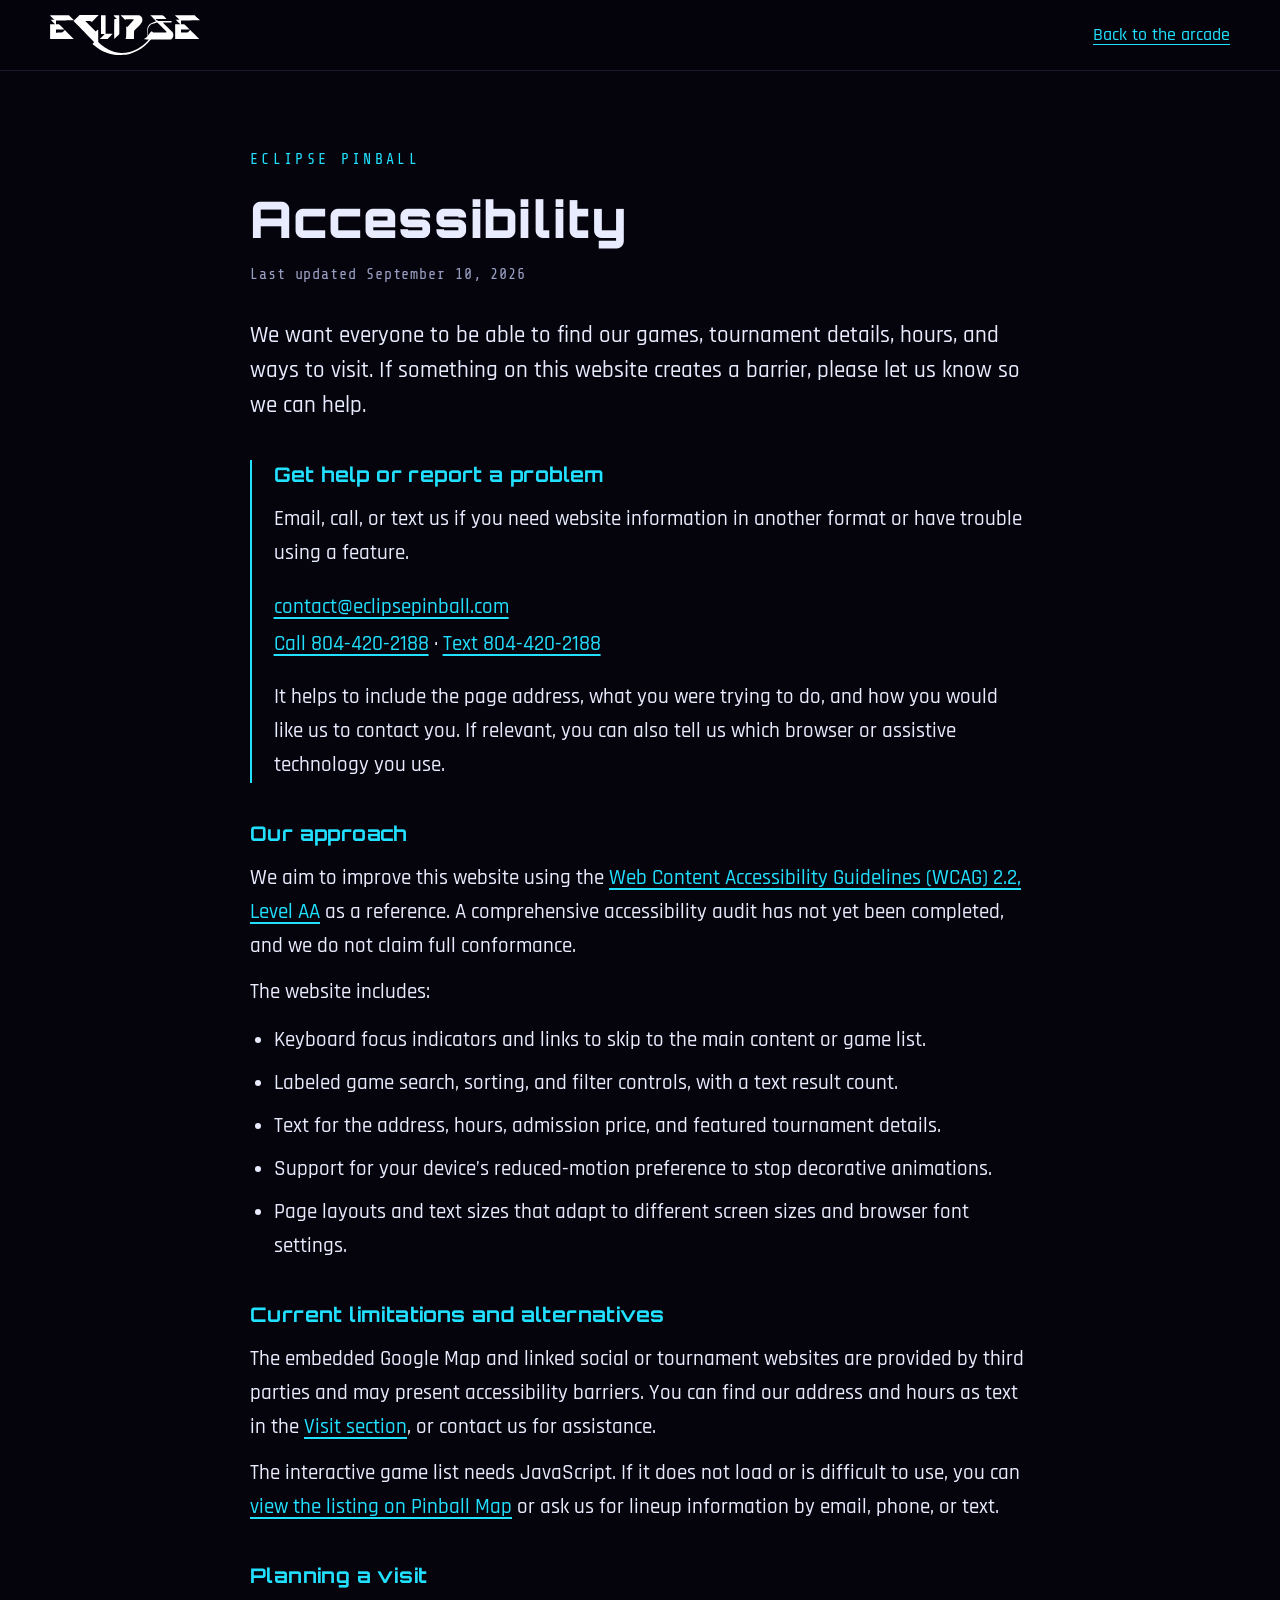
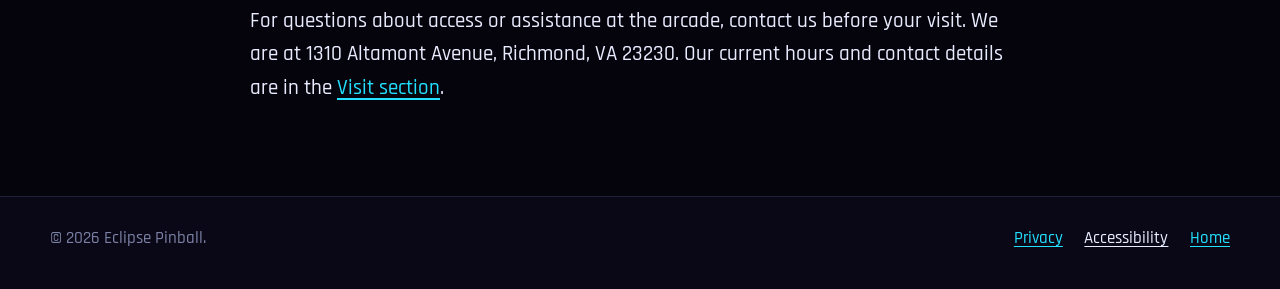
<file: accessibility.html>
<!DOCTYPE html>
<html lang="en">
<head>
  <meta charset="utf-8">
  <meta name="viewport" content="width=device-width, initial-scale=1">
  <title>Accessibility | Eclipse Pinball</title>
  <meta name="description" content="Accessibility information and ways to get help using the Eclipse Pinball website or planning your visit.">
  <meta name="theme-color" content="#05040c">
  <link rel="canonical" href="https://www.eclipsepinball.com/accessibility.html">
  <meta name="color-scheme" content="dark">
  <link rel="icon" href="favicon.ico" sizes="any">
  <link rel="icon" href="assets/icon-32.png" type="image/png" sizes="32x32">
  <link rel="apple-touch-icon" href="assets/apple-touch-icon.png">
  <link rel="preload" href="assets/fonts/orbitron-900.woff2" as="font" type="font/woff2" crossorigin>
  <link rel="preload" href="assets/fonts/rajdhani-500.woff2" as="font" type="font/woff2" crossorigin>
  <link rel="stylesheet" href="assets/site.css">
</head>
<body class="policy-page">
  <a class="skip-link" href="#main-content">Skip to content</a>
  <header class="nav policy-header">
    <div class="wrap nav-in">
      <a class="policy-brand" href="index.html" aria-label="Eclipse Pinball home">
        <img src="assets/eclipse-wordmark.svg" width="150" height="40" alt="Eclipse Pinball">
      </a>
      <a class="policy-back" href="index.html">Back to the arcade</a>
    </div>
  </header>

  <main class="wrap policy-document" id="main-content" tabindex="-1">
    <p class="eyebrow">Eclipse Pinball</p>
    <h1>Accessibility</h1>
    <p class="policy-date">Last updated <time datetime="2026-09-10">September 10, 2026</time></p>
    <p class="policy-intro">We want everyone to be able to find our games, tournament details, hours, and ways to visit. If something on this website creates a barrier, please let us know so we can help.</p>

    <section class="policy-section policy-contact" aria-labelledby="accessibility-help">
      <h2 id="accessibility-help">Get help or report a problem</h2>
      <p>Email, call, or text us if you need website information in another format or have trouble using a feature.</p>
      <address>
        <a href="mailto:contact@eclipsepinball.com?subject=Website%20accessibility">contact@eclipsepinball.com</a><br>
        <a href="tel:+18044202188">Call 804-420-2188</a> · <a href="sms:+18044202188">Text 804-420-2188</a>
      </address>
      <p>It helps to include the page address, what you were trying to do, and how you would like us to contact you. If relevant, you can also tell us which browser or assistive technology you use.</p>
    </section>

    <section class="policy-section" aria-labelledby="accessibility-approach">
      <h2 id="accessibility-approach">Our approach</h2>
      <p>We aim to improve this website using the <a href="https://www.w3.org/TR/WCAG22/">Web Content Accessibility Guidelines (WCAG) 2.2, Level AA</a> as a reference. A comprehensive accessibility audit has not yet been completed, and we do not claim full conformance.</p>
      <p>The website includes:</p>
      <ul>
        <li>Keyboard focus indicators and links to skip to the main content or game list.</li>
        <li>Labeled game search, sorting, and filter controls, with a text result count.</li>
        <li>Text for the address, hours, admission price, and featured tournament details.</li>
        <li>Support for your device’s reduced-motion preference to stop decorative animations.</li>
        <li>Page layouts and text sizes that adapt to different screen sizes and browser font settings.</li>
      </ul>
    </section>

    <section class="policy-section" aria-labelledby="accessibility-limitations">
      <h2 id="accessibility-limitations">Current limitations and alternatives</h2>
      <p>The embedded Google Map and linked social or tournament websites are provided by third parties and may present accessibility barriers. You can find our address and hours as text in the <a href="index.html#visit">Visit section</a>, or contact us for assistance.</p>
      <p>The interactive game list needs JavaScript. If it does not load or is difficult to use, you can <a href="https://pinballmap.com/map/?by_location_id=15825">view the listing on Pinball Map</a> or ask us for lineup information by email, phone, or text.</p>
    </section>

    <section class="policy-section" aria-labelledby="visiting-the-arcade">
      <h2 id="visiting-the-arcade">Planning a visit</h2>
      <p>For questions about access or assistance at the arcade, contact us before your visit. We are at 1310 Altamont Avenue, Richmond, VA 23230. Our current hours and contact details are in the <a href="index.html#visit">Visit section</a>.</p>
    </section>
  </main>

  <footer class="site policy-footer">
    <div class="wrap legal">
      <span>© 2026 Eclipse Pinball.</span>
      <nav class="policy-links" aria-label="Policies">
        <a href="privacy.html">Privacy</a>
        <a href="accessibility.html" aria-current="page">Accessibility</a>
        <a href="index.html">Home</a>
      </nav>
    </div>
  </footer>
</body>
</html>
</file>
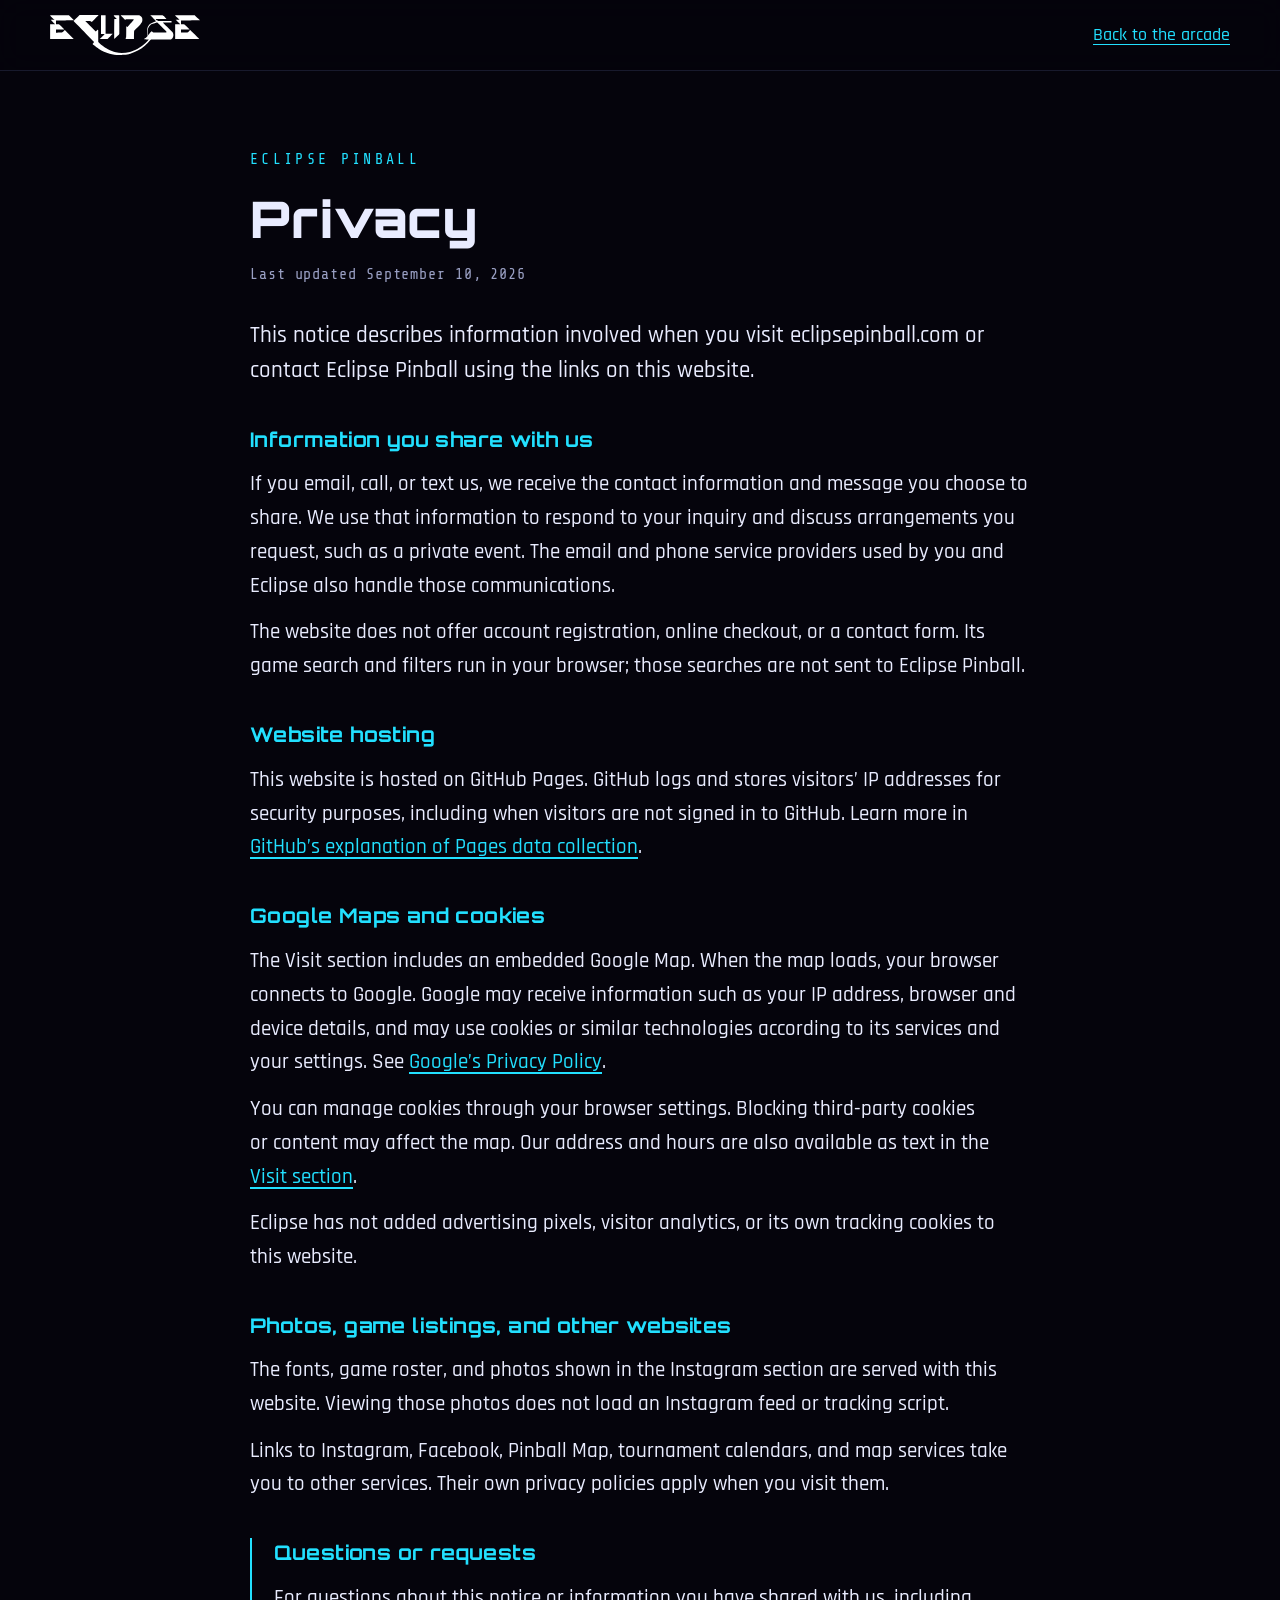
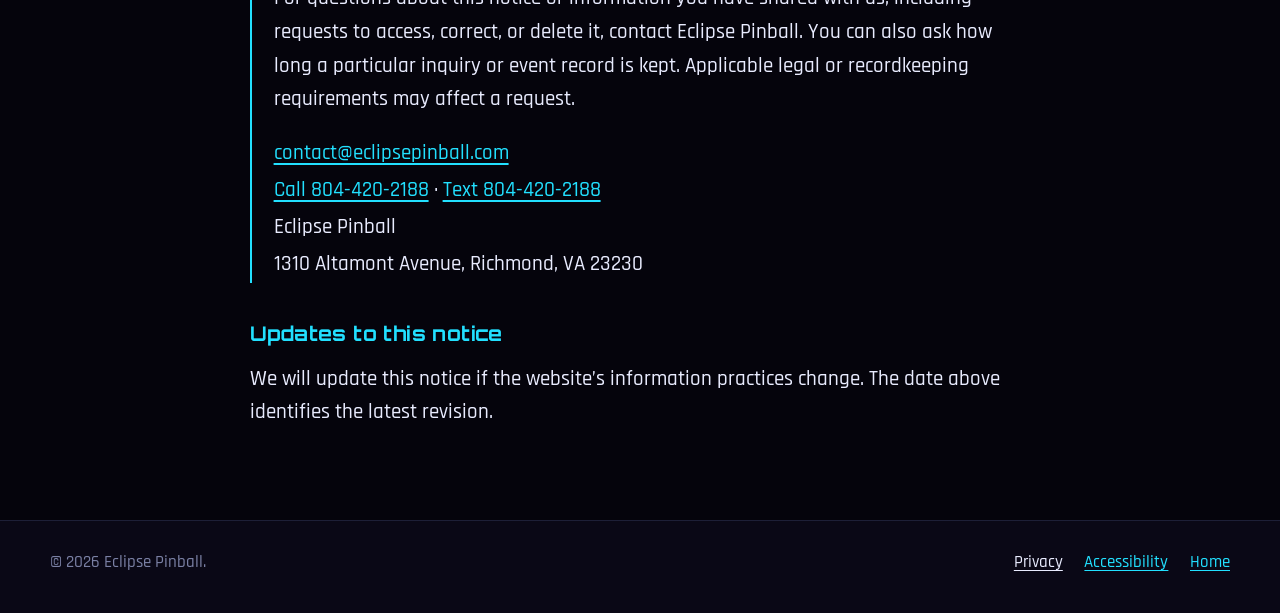
<file: privacy.html>
<!DOCTYPE html>
<html lang="en">
<head>
  <meta charset="utf-8">
  <meta name="viewport" content="width=device-width, initial-scale=1">
  <title>Privacy | Eclipse Pinball</title>
  <meta name="description" content="How information is handled when you visit the Eclipse Pinball website or contact us.">
  <meta name="theme-color" content="#05040c">
  <link rel="canonical" href="https://www.eclipsepinball.com/privacy.html">
  <meta name="color-scheme" content="dark">
  <link rel="icon" href="favicon.ico" sizes="any">
  <link rel="icon" href="assets/icon-32.png" type="image/png" sizes="32x32">
  <link rel="apple-touch-icon" href="assets/apple-touch-icon.png">
  <link rel="preload" href="assets/fonts/orbitron-900.woff2" as="font" type="font/woff2" crossorigin>
  <link rel="preload" href="assets/fonts/rajdhani-500.woff2" as="font" type="font/woff2" crossorigin>
  <link rel="stylesheet" href="assets/site.css">
</head>
<body class="policy-page">
  <a class="skip-link" href="#main-content">Skip to content</a>
  <header class="nav policy-header">
    <div class="wrap nav-in">
      <a class="policy-brand" href="index.html" aria-label="Eclipse Pinball home">
        <img src="assets/eclipse-wordmark.svg" width="150" height="40" alt="Eclipse Pinball">
      </a>
      <a class="policy-back" href="index.html">Back to the arcade</a>
    </div>
  </header>

  <main class="wrap policy-document" id="main-content" tabindex="-1">
    <p class="eyebrow">Eclipse Pinball</p>
    <h1>Privacy</h1>
    <p class="policy-date">Last updated <time datetime="2026-09-10">September 10, 2026</time></p>
    <p class="policy-intro">This notice describes information involved when you visit eclipsepinball.com or contact Eclipse Pinball using the links on this website.</p>

    <section class="policy-section" aria-labelledby="information-you-share">
      <h2 id="information-you-share">Information you share with us</h2>
      <p>If you email, call, or text us, we receive the contact information and message you choose to share. We use that information to respond to your inquiry and discuss arrangements you request, such as a private event. The email and phone service providers used by you and Eclipse also handle those communications.</p>
      <p>The website does not offer account registration, online checkout, or a contact form. Its game search and filters run in your browser; those searches are not sent to Eclipse Pinball.</p>
    </section>

    <section class="policy-section" aria-labelledby="website-hosting">
      <h2 id="website-hosting">Website hosting</h2>
      <p>This website is hosted on GitHub Pages. GitHub logs and stores visitors’ IP addresses for security purposes, including when visitors are not signed in to GitHub. Learn more in <a href="https://docs.github.com/en/pages/getting-started-with-github-pages/what-is-github-pages#data-collection">GitHub’s explanation of Pages data collection</a>.</p>
    </section>

    <section class="policy-section" aria-labelledby="maps-and-cookies">
      <h2 id="maps-and-cookies">Google Maps and cookies</h2>
      <p>The Visit section includes an embedded Google Map. When the map loads, your browser connects to Google. Google may receive information such as your IP address, browser and device details, and may use cookies or similar technologies according to its services and your settings. See <a href="https://policies.google.com/privacy">Google’s Privacy Policy</a>.</p>
      <p>You can manage cookies through your browser settings. Blocking third-party cookies or content may affect the map. Our address and hours are also available as text in the <a href="index.html#visit">Visit section</a>.</p>
      <p>Eclipse has not added advertising pixels, visitor analytics, or its own tracking cookies to this website.</p>
    </section>

    <section class="policy-section" aria-labelledby="other-websites">
      <h2 id="other-websites">Photos, game listings, and other websites</h2>
      <p>The fonts, game roster, and photos shown in the Instagram section are served with this website. Viewing those photos does not load an Instagram feed or tracking script.</p>
      <p>Links to Instagram, Facebook, Pinball Map, tournament calendars, and map services take you to other services. Their own privacy policies apply when you visit them.</p>
    </section>

    <section class="policy-section policy-contact" aria-labelledby="privacy-questions">
      <h2 id="privacy-questions">Questions or requests</h2>
      <p>For questions about this notice or information you have shared with us, including requests to access, correct, or delete it, contact Eclipse Pinball. You can also ask how long a particular inquiry or event record is kept. Applicable legal or recordkeeping requirements may affect a request.</p>
      <address>
        <a href="mailto:contact@eclipsepinball.com?subject=Privacy%20question">contact@eclipsepinball.com</a><br>
        <a href="tel:+18044202188">Call 804-420-2188</a> · <a href="sms:+18044202188">Text 804-420-2188</a><br>
        Eclipse Pinball<br>1310 Altamont Avenue, Richmond, VA 23230
      </address>
    </section>

    <section class="policy-section" aria-labelledby="notice-updates">
      <h2 id="notice-updates">Updates to this notice</h2>
      <p>We will update this notice if the website’s information practices change. The date above identifies the latest revision.</p>
    </section>
  </main>

  <footer class="site policy-footer">
    <div class="wrap legal">
      <span>© 2026 Eclipse Pinball.</span>
      <nav class="policy-links" aria-label="Policies">
        <a href="privacy.html" aria-current="page">Privacy</a>
        <a href="accessibility.html">Accessibility</a>
        <a href="index.html">Home</a>
      </nav>
    </div>
  </footer>
</body>
</html>
</file>
<file: assets/site.css>
/* ============================================================
   ECLIPSE PINBALL — site stylesheet
   Shared by index.html, privacy.html, accessibility.html and 404.html.
   ============================================================ */

/* ---------- fonts ----------
   Served as cached woff2 files (latin subset) instead of base64 inside this
   stylesheet, so the CSS is small and stops blocking the first paint. The
   three faces the hero needs are preloaded in each page's <head>.

   The "Fallback" faces are local system fonts resized to the real fonts'
   metrics, so text set in the fallback for the first few milliseconds takes
   up the same space and nothing jumps when the real font arrives. */
@font-face{font-family:'Orbitron';font-style:normal;font-weight:500;font-display:swap;src:url('fonts/orbitron-500.woff2') format('woff2')}
@font-face{font-family:'Orbitron';font-style:normal;font-weight:700;font-display:swap;src:url('fonts/orbitron-700.woff2') format('woff2')}
@font-face{font-family:'Orbitron';font-style:normal;font-weight:900;font-display:swap;src:url('fonts/orbitron-900.woff2') format('woff2')}
@font-face{font-family:'Rajdhani';font-style:normal;font-weight:500;font-display:swap;src:url('fonts/rajdhani-500.woff2') format('woff2')}
@font-face{font-family:'Rajdhani';font-style:normal;font-weight:600;font-display:swap;src:url('fonts/rajdhani-600.woff2') format('woff2')}
@font-face{font-family:'Share Tech Mono';font-style:normal;font-weight:400;font-display:swap;src:url('fonts/share-tech-mono-400.woff2') format('woff2')}

@font-face{font-family:'Orbitron Fallback';src:local('Arial'),local('Helvetica Neue'),local('Helvetica'),local('Roboto'),local('Liberation Sans');
  size-adjust:126%;ascent-override:80.2%;descent-override:19.3%;line-gap-override:0%}
@font-face{font-family:'Rajdhani Fallback';src:local('Arial'),local('Helvetica Neue'),local('Helvetica'),local('Roboto'),local('Liberation Sans');
  size-adjust:89%;ascent-override:104.5%;descent-override:38.9%;line-gap-override:0%}
@font-face{font-family:'Share Tech Mono Fallback';src:local('Courier New'),local('Liberation Mono'),local('Menlo'),local('Consolas');
  size-adjust:90%;ascent-override:98.3%;descent-override:26.9%;line-gap-override:0%}

/* ============================================================
   TOKENS
   Colour jobs, so each one means something:
     cyan     anything you can press, and lamps that are lit
     magenta  tournaments and events
     amber    the dot-matrix readout, and pre-1990 machines
     violet   atmosphere only (the corona), never UI
   Font jobs:
     Orbitron        names: headings, machine titles, buttons, nav
     Rajdhani        anything you read: copy, questions, answers
     Share Tech Mono data: dates, counts, labels, the readout
   ============================================================ */
:root{
  color-scheme:dark;

  --void:#05040c;
  --ink:#0a0816;
  --panel:#100d20;
  --line:rgba(140,170,255,.14);
  --line-hi:rgba(150,180,255,.3);
  --cyan:#22e0ff;
  --magenta:#ff2f8e;
  --violet:#8a5cff;
  --amber:#ffb43a;
  --text:#e9ecff;
  --dim:#9aa0c4;
  --faint:#7a80a4;   /* 5.15:1 on --ink — WCAG AA for normal text */

  --display:'Orbitron','Orbitron Fallback',sans-serif;
  --body:'Rajdhani','Rajdhani Fallback',sans-serif;
  --mono:'Share Tech Mono','Share Tech Mono Fallback',ui-monospace,monospace;

  /* type scale, at an 18px root. Nothing on the page is set outside it. */
  --fs-micro:.74rem;   /* 13.3px  badges and tags */
  --fs-label:.84rem;   /* 15.1px  mono labels, meta lines, filters */
  --fs-small:.94rem;   /* 16.9px  fine print */
  --fs-body:1rem;      /* 18px    body copy */
  --fs-lead:1.14rem;   /* 20.5px  section intros, answers, questions */
  --fs-sub:1.24rem;    /* 22.3px  hero intro */
  --fs-card:1.04rem;   /* 18.7px  machine names (Orbitron runs wide) */
  --fs-block:1.4rem;   /* 25.2px  block titles */
  --fs-h2:clamp(1.9rem,5.2vw,3.1rem);

  /* tracking: three values, chosen by job */
  --tr-data:.06em;     /* data you scan: STERN · 2012 */
  --tr-label:.14em;    /* labels and meta lines */
  --tr-wide:.22em;     /* single words that stand alone: SEP, HOURS */
  --tr-btn:.09em;

  --maxw:1180px;
  --r:10px;            /* cards and panels */
  --r-sm:6px;          /* inputs, badges, the readout bezel */
  --ease:cubic-bezier(.22,.68,.25,1);
}

/* ============================================================
   BASE
   ============================================================ */
*,*::before,*::after{box-sizing:border-box}
/* the UA stylesheet's [hidden]{display:none} loses to any explicit display
   rule (e.g. .btn{display:inline-flex}), so make it win */
[hidden]{display:none!important}
/* 112.5% of the user's base size = 18px by default, and every rem below
   scales with it. Using a percentage (not a px value) keeps browser
   font-size preferences working. */
html{
  font-size:112.5%;scroll-behavior:smooth;-webkit-text-size-adjust:100%;
  scrollbar-color:#2c2650 var(--void);
}
body{
  margin:0;background:var(--void);color:var(--text);
  font-family:var(--body);font-weight:500;font-size:var(--fs-body);line-height:1.62;
  overflow-x:hidden;
  -webkit-font-smoothing:antialiased;-moz-osx-font-smoothing:grayscale;
  -webkit-tap-highlight-color:rgba(34,224,255,.14);
  font-kerning:normal;
}
::selection{background:rgba(34,224,255,.85);color:#04121a}
img{max-width:100%;display:block}
a{color:var(--cyan);text-decoration:none}
a:hover{color:#fff}
/* links inside running text are underlined, so they never rely on colour alone */
:where(p,dd,.legal) a:not(.btn,.text-link){
  text-decoration:underline;text-decoration-thickness:1px;
  text-underline-offset:.22em;text-decoration-color:rgba(34,224,255,.45);
  transition:text-decoration-color .16s,color .16s;
}
:where(p,dd,.legal) a:not(.btn,.text-link):hover{text-decoration-color:currentColor}
.foot-links a{text-decoration:none}

:focus-visible{outline:2px solid var(--cyan);outline-offset:3px;border-radius:4px}

.wrap{width:min(100% - 2.5rem,var(--maxw));margin-inline:auto}
.nw{white-space:nowrap}
@media(max-width:480px){.hide-sm{display:none}}
.sr-only{
  position:absolute!important;width:1px;height:1px;padding:0;margin:-1px;
  overflow:hidden;clip:rect(0 0 0 0);clip-path:inset(50%);white-space:nowrap;border:0;
}
.skip-link{
  position:fixed;top:.5rem;left:1rem;z-index:1000;padding:.6rem 1rem;border-radius:var(--r-sm);
  font-family:var(--mono);font-size:var(--fs-label);letter-spacing:var(--tr-data);
  background:var(--cyan);color:var(--void);transform:translateY(-200%);
}
.skip-link:focus{transform:none}

/* Share Tech Mono has one weight. Body text is 500, so pin mono text to 400
   explicitly rather than leave the browser to pick the nearest face. */
.eyebrow,.skip-link,.sec-meta,.text-link,.filters button,select.sort,.results-count,
.game .meta,.edition,.readout,.empty,.date-block .mo,.date-block .yr,.ev-body .tag,
.ev-detail dt,.past-tag,.info dt,.hours-tbl td:last-child,.today-tag,.map-link,
.foot-label,.ct-eyebrow,.policy-date{font-weight:400}

/* ---------- shared type ---------- */
/* Used by the policy pages' header line. */
.eyebrow{
  font-family:var(--mono);font-size:var(--fs-label);letter-spacing:var(--tr-wide);
  text-transform:uppercase;color:var(--cyan);margin:0 0 .9rem;
}
h2.sec{
  font-family:var(--display);font-weight:900;font-size:var(--fs-h2);
  letter-spacing:.04em;text-transform:uppercase;
  margin:0;line-height:1.05;color:var(--text);
}
/* one accent word, in the colour that belongs to that section */
h2.sec em{font-style:normal;color:var(--magenta)}

/* A section heading carries a line of real data under it (a count, a date,
   a neighbourhood) instead of a decorative label above it. */
.sec-head{margin:0 0 1rem}
.sec-meta{
  margin:.7rem 0 0;font-family:var(--mono);font-size:var(--fs-label);
  letter-spacing:var(--tr-label);text-transform:uppercase;color:var(--dim);
}
.sec-meta #bigCount{color:var(--cyan)}
h2.sec + .lede{margin-top:1rem}
.lede{color:var(--dim);max-width:62ch;margin:0 0 2.4rem;font-size:var(--fs-lead);line-height:1.55}

/* no single-word last lines in headings or copy */
h2.sec,.ev-featured h3,.private h3,.hero .sub,.policy-document h1,.lost h1{text-wrap:balance}
.lede,.ev-lede,.ev-more,.faq-a p,.private p,.attrib,.policy-section p,.lost p{text-wrap:pretty}

section{
  padding:clamp(4rem,10vw,7.5rem) 0;position:relative;
  scroll-margin-top:80px; /* clear the sticky nav on anchor jumps */
}
.hero{scroll-margin-top:0}

/* ---------- buttons ----------
   Lit like a cabinet button: they fill on hover and press down on click.
   No floating, no drifting. Hover styles only apply to devices that can
   hover, so a tap on a phone doesn't leave a button stuck lit. */
.btn{
  display:inline-flex;align-items:center;justify-content:center;gap:.55rem;
  font-family:var(--display);font-weight:700;font-size:.86rem;
  letter-spacing:var(--tr-btn);text-transform:uppercase;line-height:1.2;
  min-height:44px;padding:.9rem 1.45rem;border-radius:999px;
  border:1px solid rgba(34,224,255,.45);
  color:var(--text);background:rgba(34,224,255,.06);
  text-align:center;cursor:pointer;
  transition:background-color .16s ease,color .16s ease,border-color .16s ease,box-shadow .16s ease;
}
.btn:active{transform:translateY(1px)}
.btn.alt{border-color:rgba(255,47,142,.5);background:rgba(255,47,142,.07)}
@media(hover:hover){
  .btn:hover{color:#04121a;background:var(--cyan);border-color:var(--cyan);box-shadow:0 0 18px rgba(34,224,255,.35)}
  .btn.alt:hover{background:var(--magenta);border-color:var(--magenta);color:#1a0410;box-shadow:0 0 18px rgba(255,47,142,.35)}
}

/* quiet secondary action: a link, not a second competing button */
.text-link{
  display:inline-flex;align-items:center;gap:.55rem;min-height:44px;
  font-family:var(--mono);font-size:var(--fs-label);letter-spacing:var(--tr-label);text-transform:uppercase;
  color:var(--dim);
}
/* drawn arrow: none of the three fonts includes a → glyph */
.text-link::after{
  content:'';width:1em;height:1em;flex:0 0 auto;background:var(--cyan);
  -webkit-mask:url("data:image/svg+xml,%3Csvg xmlns='http://www.w3.org/2000/svg' viewBox='0 0 16 16'%3E%3Cpath d='M2 8h11M9 4l4 4-4 4' fill='none' stroke='%23000' stroke-width='1.6'/%3E%3C/svg%3E") center/contain no-repeat;
          mask:url("data:image/svg+xml,%3Csvg xmlns='http://www.w3.org/2000/svg' viewBox='0 0 16 16'%3E%3Cpath d='M2 8h11M9 4l4 4-4 4' fill='none' stroke='%23000' stroke-width='1.6'/%3E%3C/svg%3E") center/contain no-repeat;
  transition:transform .16s ease;
}
.text-link:hover{color:#fff}
.text-link:hover::after{transform:translateX(3px)}

/* ============================================================
   NAV
   ============================================================ */
header.nav{
  position:sticky;top:0;z-index:800;
  backdrop-filter:blur(14px);-webkit-backdrop-filter:blur(14px);
  background:rgba(5,4,12,.72);
  border-bottom:1px solid transparent;
  transition:border-color .3s,background .3s;
}
header.nav.stuck{border-bottom-color:var(--line);background:rgba(5,4,12,.92)}
.nav-in{display:flex;align-items:center;gap:1.5rem;height:70px}
.brand{display:flex;align-items:center;gap:.7rem;margin-right:auto;color:var(--text)}
.brand img{width:34px;height:34px;border-radius:50%}
.brand .wm{height:19px;width:auto;color:var(--text)}
.nav-links{display:flex;gap:1.9rem;align-items:center}
.nav-links a:not(.btn){
  font-family:var(--display);font-weight:500;font-size:var(--fs-label);
  letter-spacing:var(--tr-label);text-transform:uppercase;color:var(--dim);
  position:relative;padding:.4rem 0;transition:color .16s;
}
.nav-links a:not(.btn)::after{
  content:'';position:absolute;left:0;right:100%;bottom:0;height:1px;
  background:var(--cyan);transition:right .22s ease;
}
.nav-links a:not(.btn):hover,.nav-links a.is-current{color:#fff}
.nav-links a:not(.btn):hover::after,.nav-links a.is-current::after{right:0}
.nav .btn{padding:.62rem 1.15rem;font-size:.76rem}
#navToggle{display:none;background:none;border:0;color:var(--text);padding:.5rem;cursor:pointer;min-width:44px;min-height:44px}

@media(max-width:960px){
  .nav-links{
    position:fixed;inset:70px 0 auto;flex-direction:column;gap:0;
    background:rgba(5,4,12,.98);border-bottom:1px solid var(--line);
    padding:.5rem 0 1.4rem;transform:translateY(-120%);
    max-height:calc(100dvh - 70px);overflow-y:auto;visibility:hidden;pointer-events:none;
    transition:transform .32s cubic-bezier(.3,.9,.3,1),visibility 0s linear .32s;
  }
  .nav-links.open{transform:translateY(0);visibility:visible;pointer-events:auto;transition-delay:0s}
  .nav-links a:not(.btn){padding:1.05rem 1.25rem;width:100%;font-size:.98rem;letter-spacing:.1em}
  .nav-links a:not(.btn)::after{display:none}
  .nav-links a.is-current{color:var(--cyan)}
  .nav .btn{margin:.8rem 1.25rem 0;width:auto}
  #navToggle{display:block}
}

/* ============================================================
   HERO
   ============================================================ */
.hero{
  min-height:min(100svh,860px);
  display:flex;flex-direction:column;justify-content:center;
  padding:5rem 0 4rem;overflow:hidden;isolation:isolate;
}

/* ---------- synthwave grid floor ----------
   The lines are painted once and the whole plane slides toward you on the
   GPU (transform, not background-position), so they move smoothly instead of
   crawling and shimmering. The mask keeps the far rows, where lines would
   bunch into moire, almost invisible, and lets the floor get brighter as it
   comes toward the bottom edge, below the hero copy rather than behind it. */
.grid-floor{
  position:absolute;inset:auto 0 0;height:40%;z-index:-3;
  perspective:300px;perspective-origin:50% 0;overflow:hidden;
  -webkit-mask-image:linear-gradient(to bottom,transparent 0%,rgba(0,0,0,.12) 30%,rgba(0,0,0,.55) 62%,#000 86%,transparent 100%);
          mask-image:linear-gradient(to bottom,transparent 0%,rgba(0,0,0,.12) 30%,rgba(0,0,0,.55) 62%,#000 86%,transparent 100%);
}
.grid-floor::before{
  content:'';position:absolute;left:-120%;right:-120%;top:-80%;bottom:-40%;
  /* soft 1px lines (a hard stop aliases once the plane is tilted) */
  background:
    linear-gradient(to right,rgba(34,224,255,.42) 0,rgba(34,224,255,.42) 1px,rgba(34,224,255,0) 1.8px) 0 0/72px 72px,
    linear-gradient(to bottom,rgba(255,47,142,.34) 0,rgba(255,47,142,.34) 1px,rgba(255,47,142,0) 1.8px) 0 0/72px 72px;
  background-position:center 0;
  transform-origin:50% 100%;
  transform:rotateX(76deg) translateY(0);
  will-change:transform;
  animation:drift 9s linear infinite;
}
/* one tile of travel per loop, so the seam never shows */
@keyframes drift{to{transform:rotateX(76deg) translateY(72px)}}
@media(max-width:760px){
  /* the phone hero is taller and the copy runs lower: keep the floor under the
     button and dimmer, so it reads as ground, not as lines through the text */
  .grid-floor{height:26%;opacity:.7}
}

/* scanlines + vignette, scoped to the hero so the rest of the page stays crisp.
   The top band fades the corona glow out under the nav instead of cutting it
   off in a straight line at the hero's edge. */
.crt{
  position:absolute;inset:0;z-index:-1;pointer-events:none;
  background:
    repeating-linear-gradient(to bottom,transparent 0 2px,rgba(0,0,0,.2) 3px 4px),
    linear-gradient(to bottom,rgba(5,4,12,.9),rgba(5,4,12,0) 14%),
    radial-gradient(ellipse at 50% 42%,transparent 45%,rgba(0,0,0,.6) 100%);
  opacity:.75;
}

/* ---------- the eclipse ----------
   On load the moon crosses the sun and the corona lights at totality. It
   plays once; every keyframe animates FROM a start state, so the resting
   state (and the reduced-motion state) is the finished eclipse. */
.eclipse{
  position:absolute;z-index:-2;
  top:50%;left:50%;translate:-50% -58%;
  width:min(78vw,700px);aspect-ratio:1;
}
.sun{
  position:absolute;inset:3%;border-radius:50%;
  background:radial-gradient(circle,
    #f4fcff 0%,#cdf4ff 46%,rgba(34,224,255,.75) 72%,rgba(138,92,255,.25) 90%,transparent 100%);
  filter:blur(3px);
  opacity:0;
  animation:sunset 1.3s ease-in both;
}
@keyframes sunset{0%,60%{opacity:.82}100%{opacity:0}}

/* the wide violet/magenta glow is a gradient, not a 300px box-shadow:
   browsers clip shadows that large, which left hard rectangular edges */
.halo{
  position:absolute;inset:-52%;border-radius:50%;pointer-events:none;
  background:radial-gradient(circle,
    rgba(138,92,255,.42) 32%,
    rgba(160,70,230,.28) 40%,
    rgba(255,47,142,.13) 52%,
    rgba(255,47,142,.05) 62%,
    transparent 72%);
  animation:glow-in .9s ease-out .75s both;
}
.corona{
  position:absolute;inset:0;z-index:1;border-radius:50%;
  background:var(--void);
  box-shadow:
    0 0 0 2px rgba(200,235,255,.75),
    0 0 60px 6px rgba(34,224,255,.55),
    0 0 110px 18px rgba(138,92,255,.35);
  animation:
    transit 1.1s var(--ease) both,
    ignite .7s ease-out .75s both;
}
@keyframes transit{from{transform:translateX(-64%)}}
@keyframes ignite{
  from{box-shadow:
    0 0 0 1px rgba(200,235,255,.12),
    0 0 0 0 rgba(34,224,255,0),
    0 0 0 0 rgba(138,92,255,0)}
}
.corona::after{
  content:'';position:absolute;inset:-3%;border-radius:50%;
  background:conic-gradient(from 0deg,
    rgba(34,224,255,.5),rgba(138,92,255,.15),
    rgba(255,47,142,.45),rgba(34,224,255,.15),rgba(34,224,255,.5));
  filter:blur(26px);z-index:-1;
  animation:spin 120s linear infinite,glow-in .9s ease-out .75s both;
}
@keyframes glow-in{from{opacity:0}}
/* keep the moon's face dark so hero copy stays readable over it */
.corona::before{
  content:'';position:absolute;inset:0;border-radius:50%;z-index:0;
  background:radial-gradient(circle at 50% 45%,
    rgba(5,4,12,.97) 0%,rgba(5,4,12,.93) 58%,
    rgba(5,4,12,.45) 84%,transparent 100%);
}
@keyframes spin{to{rotate:360deg}}

/* on narrow screens the hero is tall and thin: sit the eclipse behind the
   wordmark only, so body copy never crosses the bright corona ring */
@media(max-width:760px){
  .eclipse{width:min(68vw,290px);top:26%;translate:-50% -50%}
  .hero-in::before{
    inset:-14% -10%;
    background:radial-gradient(ellipse 84% 54% at 50% 72%,
      rgba(5,4,12,.96) 0%,rgba(5,4,12,.85) 58%,rgba(5,4,12,.4) 76%,transparent 88%);
  }
}

.hero-in{position:relative;text-align:center}
/* soft scrim so hero copy stays legible wherever the corona lands */
.hero-in::before{
  content:'';position:absolute;inset:-12% -8%;z-index:-1;pointer-events:none;
  background:radial-gradient(ellipse 74% 60% at 50% 62%,
    rgba(5,4,12,.94) 0%,rgba(5,4,12,.78) 52%,rgba(5,4,12,.35) 72%,transparent 84%);
}
.hero .wm{
  display:block;width:min(92%,780px);height:auto;margin:0 auto 1.6rem;color:#fff;
  filter:drop-shadow(0 0 22px rgba(34,224,255,.55)) drop-shadow(0 0 60px rgba(138,92,255,.45));
  /* the backglass lamps catching on: two stutters, then steady */
  animation:power-on .55s steps(1,end) .12s both;
}
@keyframes power-on{
  0%{opacity:0}
  25%{opacity:.85}
  40%{opacity:.3}
  55%{opacity:1}
  100%{opacity:1}
}
/* the h1 names the business for search and screen readers; visually it's
   the tagline under the wordmark */
.hero h1{
  font-family:var(--display);font-weight:700;
  font-size:clamp(.85rem,2.4vw,1.3rem);letter-spacing:.42em;line-height:1.3;
  text-transform:uppercase;color:var(--text);
  margin:0 0 1.5rem;padding-left:.42em;
}
/* a drawn lamp instead of "·", which Orbitron doesn't include */
.hero h1 .sep{
  display:inline-block;width:.3em;height:.3em;border-radius:50%;
  margin:0 .84em 0 .42em;vertical-align:.2em;
  background:var(--cyan);box-shadow:0 0 8px rgba(34,224,255,.8);
}
.hero .sub{
  color:var(--text);max-width:52ch;margin:0 auto 2rem;font-size:var(--fs-sub);line-height:1.55;
  text-shadow:0 1px 14px rgba(5,4,12,.95),0 0 3px rgba(5,4,12,.8);
}
.hero .sub strong{color:var(--amber);font-weight:600}
.hero h1,.hero .sub,.hero .readout,.hero-cta{animation:fade .5s ease-out both}
.hero h1{animation-delay:.3s}
.hero .sub{animation-delay:.36s}
.hero .readout{animation-delay:.5s}
.hero-cta{animation-delay:.62s}
@keyframes fade{from{opacity:0}}

/* ---------- dot-matrix readout ----------
   The amber DMD on a '90s machine, as a strip of the four facts people ask
   first. The letters are drawn solid so they stay readable; the pixel look
   comes from a fine grid of gaps laid over the whole display, plus the faint
   unlit pixels in the background, the way a real DMD looks when it's on. */
.readout{
  position:relative;isolation:isolate;
  display:inline-flex;flex-wrap:wrap;justify-content:center;
  gap:.3rem 0;margin:0 auto 2.3rem;padding:.85rem .6rem;
  border-radius:var(--r-sm);
  background:
    radial-gradient(circle at 1px 1px,rgba(255,150,50,.09) 0 .8px,transparent 1.2px) 0 0/3px 3px,
    #0a0604;
  border:1px solid rgba(255,180,58,.2);
  box-shadow:inset 0 0 0 3px rgba(0,0,0,.5),inset 0 0 30px rgba(255,120,30,.06);
  font-family:var(--mono);font-size:1.28rem;line-height:1.35;
  letter-spacing:.1em;text-transform:uppercase;
}
/* the pixel grid: thin dark gaps every 3px across the lit text */
.readout::after{
  content:'';position:absolute;inset:0;border-radius:inherit;pointer-events:none;
  background:
    repeating-linear-gradient(to right,transparent 0 2px,rgba(10,6,4,.42) 2px 3px),
    repeating-linear-gradient(to bottom,transparent 0 2px,rgba(10,6,4,.42) 2px 3px);
}
.readout span{
  padding:0 1.1rem;color:#ffc04e;
  -webkit-text-stroke:.35px currentColor;
  text-shadow:0 0 8px rgba(255,150,40,.5),0 0 2px rgba(255,190,90,.6);
}
.readout span + span{border-left:1px solid rgba(255,180,58,.22)}
.readout b{font-weight:400}

.hero-cta{display:flex;gap:1.4rem;justify-content:center;align-items:center;flex-wrap:wrap}

@media(max-width:560px){
  .hero h1{letter-spacing:.26em;padding-left:.26em}
  .hero h1 .sep{margin:0 .7em 0 .44em}
  .readout{font-size:1.06rem;letter-spacing:.08em;padding:.7rem .3rem;display:grid;grid-template-columns:1fr 1fr;width:100%;max-width:22rem}
  .readout span{padding:.15rem .6rem}
  .readout span + span{border-left:0}
  .readout span:nth-child(even){border-left:1px solid rgba(255,180,58,.18)}
  .hero-cta{flex-direction:column;gap:.6rem}
  .hero-cta .btn{width:100%;max-width:22rem}
}

/* the narrowest phones (320–360px): keep the tagline on one line and each
   readout cell on one line */
@media(max-width:360px){
  .hero h1{letter-spacing:.16em;padding-left:.16em}
  .hero h1 .sep{margin:0 .5em 0 .34em}
  .readout{font-size:.94rem;letter-spacing:.04em}
  .readout span{white-space:nowrap;padding:.15rem .4rem}
}

/* ============================================================
   LINEUP
   ============================================================ */
.controls{display:flex;flex-wrap:wrap;gap:.75rem;margin:0 0 1rem;align-items:center}
.search{flex:1 1 240px;position:relative}
.search input{
  width:100%;min-height:46px;font-family:var(--body);font-weight:500;font-size:var(--fs-body);color:var(--text);
  background:rgba(255,255,255,.03);border:1px solid var(--line);
  border-radius:var(--r-sm);padding:.75rem 1rem .75rem 2.6rem;
  transition:border-color .16s,background-color .16s;
}
.search input:hover{border-color:var(--line-hi)}
.search input:focus{outline:none;border-color:var(--cyan);background:rgba(34,224,255,.04)}
.search input:focus-visible{outline:2px solid var(--cyan);outline-offset:3px}
.search input::placeholder{color:var(--faint)}
.search svg{position:absolute;left:.95rem;top:50%;translate:0 -50%;width:16px;height:16px;stroke:var(--faint);fill:none;stroke-width:2}

/* era filter as one segmented control; each segment carries its lamp colour,
   so it doubles as the legend */
.filters{
  display:inline-flex;gap:2px;padding:3px;
  border:1px solid var(--line);border-radius:var(--r-sm);background:rgba(255,255,255,.02);
}
.filters button{
  display:inline-flex;align-items:center;gap:.5rem;
  font-family:var(--mono);font-size:var(--fs-label);letter-spacing:var(--tr-data);text-transform:uppercase;
  min-height:38px;padding:.45rem .85rem;border-radius:4px;cursor:pointer;
  border:0;background:transparent;color:var(--dim);
  transition:background-color .16s,color .16s,box-shadow .16s;
}
.filters button[aria-pressed="true"]{
  color:#fff;background:rgba(34,224,255,.12);
  box-shadow:inset 0 0 0 1px rgba(34,224,255,.55);
}
@media(hover:hover){.filters button:not([aria-pressed="true"]):hover{color:#fff;background:rgba(255,255,255,.04)}}
.lamp{display:inline-block;width:7px;height:7px;border-radius:50%;flex:0 0 auto}
.filters button[aria-pressed="true"] .lamp{box-shadow:0 0 8px currentColor}

select.sort{
  min-height:46px;
  font-family:var(--mono);font-size:var(--fs-label);letter-spacing:var(--tr-data);text-transform:uppercase;
  background:rgba(255,255,255,.03);color:var(--dim);
  border:1px solid var(--line);border-radius:var(--r-sm);padding:.6rem 1rem;cursor:pointer;
}
select.sort:hover{border-color:var(--line-hi)}
select.sort:focus{outline:none;border-color:var(--cyan)}
select.sort:focus-visible{outline:2px solid var(--cyan);outline-offset:3px}
select.sort option{background:var(--panel);color:var(--text)}

.results-count{margin:1rem 0 0;color:var(--dim);font:400 var(--fs-label)/1.5 var(--mono);letter-spacing:var(--tr-data)}

.game-grid{
  display:grid;gap:.7rem;list-style:none;padding:0;margin:1.2rem 0 0;
  grid-template-columns:repeat(auto-fill,minmax(min(100%,265px),1fr));
}
/* Each card is a playfield insert: the lamp is dim until you're over it.
   The cards aren't links, so nothing else moves on hover; that would
   promise a click that doesn't go anywhere. */
.game{
  position:relative;min-width:0;padding:1.1rem 1.2rem 1.15rem;border-radius:var(--r);
  background:rgba(255,255,255,.025);
  border:1px solid var(--line);overflow:hidden;
}
.game h3{
  font-family:var(--display);font-weight:700;font-size:var(--fs-card);
  letter-spacing:.01em;margin:0 0 .45rem;line-height:1.3;color:#fff;
  padding-right:1.3rem; /* clear the lamp */
  overflow-wrap:anywhere;
}
.game .meta{
  font-family:var(--mono);font-size:var(--fs-label);letter-spacing:var(--tr-data);
  color:var(--faint);text-transform:uppercase;
}
.game .meta .mfr{color:var(--dim)}
.edition{
  display:inline-block;margin-left:.45rem;vertical-align:.12em;
  font-family:var(--mono);font-weight:400;font-size:var(--fs-micro);letter-spacing:var(--tr-data);text-transform:uppercase;
  padding:.12rem .42rem;border-radius:3px;line-height:1.4;
  color:var(--magenta);border:1px solid rgba(255,47,142,.4);
}
.era-dot{
  position:absolute;top:1.25rem;right:1.15rem;width:7px;height:7px;border-radius:50%;
  opacity:.5;transition:opacity .16s ease,box-shadow .16s ease;
}
@media(hover:hover){
  .game:hover .era-dot{opacity:1;box-shadow:0 0 0 3px rgba(255,255,255,.06),0 0 12px currentColor}
}
.era-modern{background:var(--cyan);color:var(--cyan)}
.era-dmd{background:var(--violet);color:var(--violet)}
.era-classic{background:var(--amber);color:var(--amber)}

/* filter, sort and show-all animate the cards to their new places where the
   browser supports view transitions; everywhere else the list just updates */
::view-transition-old(root),::view-transition-new(root){animation:none}
::view-transition-group(*){animation-duration:.34s;animation-timing-function:var(--ease)}
::view-transition-new(*):only-child{animation:vt-in .26s ease-out both}
::view-transition-old(*):only-child{animation:vt-out .18s ease-in both}
@keyframes vt-in{from{opacity:0;transform:scale(.97)}}
@keyframes vt-out{to{opacity:0;transform:scale(.97)}}

/* ---- collapsed lineup ----
   The cap is pure CSS so it's responsive without JS needing to know the
   viewport: 12 cards on desktop, 6 on phones. */
.grid-wrap{position:relative}
.game-grid:not(.expanded) .game:nth-child(n+13){display:none}
@media(max-width:700px){
  .game-grid:not(.expanded) .game:nth-child(n+7){display:none}
}
.grid-fade{
  position:absolute;left:0;right:0;bottom:0;height:140px;pointer-events:none;
  background:linear-gradient(to bottom,rgba(5,4,12,0),rgba(5,4,12,.85) 60%,var(--void));
}
.grid-more{text-align:center;margin-top:1.4rem}
.grid-more .btn{gap:.7rem}
.chev{transition:transform .2s ease}
#showAll[aria-expanded="true"] .chev{transform:rotate(180deg)}

.empty{
  grid-column:1/-1;text-align:center;padding:3rem 1rem;color:var(--faint);
  font-family:var(--mono);letter-spacing:var(--tr-label);text-transform:uppercase;font-size:var(--fs-label);
}
.attrib{
  margin-top:2.4rem;font-size:var(--fs-small);color:var(--faint);max-width:72ch;
  border-top:1px solid var(--line);padding-top:1.1rem;
}

@media(max-width:700px){
  .filters{display:grid;grid-template-columns:1fr 1fr;width:100%}
  .filters button{justify-content:center;white-space:nowrap;padding:.45rem .5rem;min-height:44px}
  select.sort{flex:1 1 auto}
}

/* ============================================================
   EVENTS
   ============================================================ */
#events{
  background:
    radial-gradient(ellipse 90% 55% at 50% 0%,rgba(255,47,142,.08),transparent 70%),
    var(--ink);
  border-block:1px solid var(--line);
}
/* ---- tournaments ---- */
.ev-list{display:grid;gap:1.2rem;margin-top:.5rem}
.ev-featured{
  display:grid;grid-template-columns:auto 1fr;gap:2.2rem;
  padding:2.2rem;border-radius:var(--r);position:relative;
  background:rgba(255,47,142,.045);
  border:1px solid rgba(255,47,142,.3);
}
.date-block{
  align-self:start;text-align:center;width:132px;
  padding:1.1rem .8rem;border-radius:var(--r-sm);
  background:rgba(5,4,12,.65);border:1px solid rgba(255,47,142,.28);
}
.date-block .mo{
  display:block;font-family:var(--mono);font-size:var(--fs-label);letter-spacing:var(--tr-wide);
  text-transform:uppercase;color:var(--magenta);
}
.date-block .day{
  display:block;font-family:var(--display);font-weight:900;
  font-size:3.3rem;line-height:1;margin:.25rem 0 .15rem;color:#fff;
  font-variant-numeric:tabular-nums;
}
.date-block .yr{
  display:block;font-family:var(--mono);font-size:var(--fs-label);
  letter-spacing:var(--tr-label);color:var(--faint);
}
.ev-body .tag{
  margin:0 0 .55rem;font-family:var(--mono);font-size:var(--fs-label);
  letter-spacing:var(--tr-label);text-transform:uppercase;color:var(--magenta);
}
.ev-featured h3{
  font-family:var(--display);font-weight:900;
  font-size:clamp(1.4rem,3.6vw,2rem);letter-spacing:.02em;
  margin:0 0 .8rem;color:#fff;line-height:1.12;
}
.ev-lede{margin:0 0 .9rem;color:var(--dim);font-size:var(--fs-lead);max-width:62ch}
.ev-detail{
  margin:1.5rem 0 0;padding-top:1.4rem;border-top:1px solid var(--line);
  display:flex;flex-wrap:wrap;gap:1.4rem 2.6rem;
}
.ev-detail dt{
  font-family:var(--mono);font-size:var(--fs-label);letter-spacing:var(--tr-label);
  text-transform:uppercase;color:var(--faint);margin-bottom:.3rem;
}
.ev-detail dd{
  margin:0;font-family:var(--display);font-weight:700;
  font-size:1.16rem;color:#fff;
}
.ev-note{margin:1.4rem 0 0;font-size:var(--fs-body);color:var(--faint)}

/* "Tomorrow" / "Tonight": lit, because it's the one thing that's urgent */
.when-tag{
  display:inline-block;margin:0 0 .75rem;padding:.16rem .55rem;border-radius:3px;
  font-family:var(--mono);font-weight:400;font-size:var(--fs-micro);letter-spacing:var(--tr-label);
  text-transform:uppercase;line-height:1.5;
  background:var(--magenta);color:#1a0410;box-shadow:0 0 14px rgba(255,47,142,.45);
}

/* the flyer sits beside the details on wide screens and opens full size */
.ev-featured.has-flyer{grid-template-columns:auto 1fr auto}
.ev-flyer{
  position:relative;display:block;width:200px;align-self:start;
  border-radius:var(--r-sm);overflow:hidden;
  border:1px solid rgba(255,47,142,.3);background:var(--panel);
  transition:border-color .16s ease;
}
.ev-flyer picture{display:contents}
.ev-flyer img{display:block;width:100%;height:auto}
.ev-flyer-label{
  position:absolute;inset:auto 0 0;padding:1.6rem .7rem .55rem;
  background:linear-gradient(to top,rgba(5,4,12,.92),transparent);
  font-family:var(--mono);font-weight:400;font-size:var(--fs-micro);letter-spacing:var(--tr-label);
  text-transform:uppercase;color:var(--text);text-align:center;
}
@media(hover:hover){.ev-flyer:hover{border-color:var(--magenta)}}
@media(max-width:1000px){
  .ev-featured.has-flyer{grid-template-columns:auto 1fr}
  .ev-flyer{grid-column:2;width:min(220px,100%)}
}

/* flyer lightbox, sharing the call-or-text dialog's close button */
.lightbox{
  padding:0;border:1px solid var(--line);border-radius:var(--r);background:#000;
  max-width:min(92vw,640px);max-height:92vh;overflow:hidden;
  box-shadow:0 30px 90px rgba(0,0,0,.8);
}
.lightbox::backdrop{background:rgba(3,2,9,.85);backdrop-filter:blur(3px)}
.lightbox[open]{animation:ct-in .2s ease-out}
.lightbox img{display:block;width:auto;height:auto;max-width:100%;max-height:calc(92vh - 2px)}
.lightbox .ct-close{background:rgba(5,4,12,.75);color:#fff}

/* Once data-ends has passed (see the JS at the bottom) the card stops
   competing for attention: it shrinks to a one-line record of the last
   tournament and drops the sign-up details nobody needs any more. */
.ev-featured.past{
  grid-template-columns:auto 1fr;align-items:center;gap:1.4rem;justify-self:start;
  padding:1.2rem 2.4rem 1.2rem 1.4rem;background:transparent;border-color:var(--line);
  width:fit-content;max-width:100%;
}
.ev-featured.past .date-block{width:84px;padding:.6rem .5rem;border-color:var(--line)}
.ev-featured.past .date-block .day{font-size:1.9rem;color:var(--dim)}
.ev-featured.past .date-block .mo{color:var(--faint)}
.ev-featured.past .tag,
.ev-featured.past .ev-detail,
.ev-featured.past .ev-note,
.ev-featured.past .ev-flyer{display:none}
.ev-featured.past h3{font-size:1.2rem;margin:0 0 .2rem;color:var(--text)}
.ev-featured.past .ev-lede{margin:0;font-size:var(--fs-body)}
.past-tag{
  display:block;margin:0 0 .35rem;
  font-family:var(--mono);font-size:var(--fs-micro);letter-spacing:var(--tr-label);
  text-transform:uppercase;color:var(--faint);
}
@media(max-width:720px){
  .ev-featured{grid-template-columns:1fr;gap:1.5rem;padding:1.6rem}
  .date-block{justify-self:start;width:112px;padding:.9rem .6rem}
  .date-block .day{font-size:2.8rem}
  .ev-featured.past{grid-template-columns:auto 1fr;gap:1rem;padding:1rem 1.1rem}
  .ev-featured.has-flyer{grid-template-columns:1fr}
  .ev-flyer{grid-column:auto;width:min(260px,100%)}
}

/* ---- private events ---- */
.private{
  margin-top:1.4rem;padding:1.8rem 2.2rem;border-radius:var(--r);
  display:flex;flex-wrap:wrap;gap:1.4rem;align-items:center;justify-content:space-between;
  background:rgba(255,255,255,.025);
  border:1px solid var(--line);
}
.private-body{max-width:56ch}
.private h3{
  font-family:var(--display);font-weight:900;font-size:var(--fs-block);
  letter-spacing:.02em;margin:0 0 .5rem;color:#fff;
}
.private p{margin:0;color:var(--dim);font-size:var(--fs-lead)}
.private a{word-break:break-word}
@media(max-width:560px){.private{padding:1.5rem}}

.ev-more{margin:1.8rem 0 0;color:var(--dim);font-size:var(--fs-lead);max-width:64ch}

/* ============================================================
   FAQ
   ============================================================ */
#faq{
  background:
    radial-gradient(ellipse 85% 60% at 50% 0%,rgba(34,224,255,.06),transparent 70%),
    var(--ink);
  border-block:1px solid var(--line);
}
/* one panel with ruled rows, rather than seven floating boxes */
.faq-list{
  border:1px solid var(--line);border-radius:var(--r);
  background:rgba(255,255,255,.02);overflow:hidden;
}
.faq-item{border-top:1px solid var(--line);transition:background-color .16s}
.faq-item:first-child{border-top:0}
.faq-item[open]{background:rgba(34,224,255,.035)}

/* questions are things you read, so they're set in Rajdhani, not Orbitron */
.faq-item summary{
  list-style:none;cursor:pointer;
  display:flex;align-items:center;gap:1rem;
  padding:1.15rem 1.4rem;
  font-family:var(--body);font-weight:600;
  font-size:var(--fs-lead);line-height:1.35;color:#fff;
  transition:color .16s;
}
@media(hover:hover){.faq-item summary:hover{color:var(--cyan)}}
.faq-item summary::-webkit-details-marker{display:none}
.faq-item summary span{flex:1}
.faq-item summary:focus-visible{outline-offset:-3px}
/* the +/× marker */
.faq-item summary::after{
  content:'';flex:0 0 auto;width:14px;height:14px;
  background:
    linear-gradient(var(--cyan),var(--cyan)) center/100% 2px no-repeat,
    linear-gradient(var(--cyan),var(--cyan)) center/2px 100% no-repeat;
  transition:transform .2s ease;
}
.faq-item[open] summary::after{transform:rotate(135deg)}

/* answers open smoothly where the browser supports animating <details>;
   everywhere else they simply appear */
@supports (interpolate-size:allow-keywords){
  .faq-list{interpolate-size:allow-keywords}
  .faq-item::details-content{
    block-size:0;overflow:hidden;
    transition:block-size .24s ease,content-visibility .24s allow-discrete;
  }
  .faq-item[open]::details-content{block-size:auto}
}

.faq-a{padding:0 1.4rem 1.3rem;max-width:74ch}
.faq-a p{margin:0;color:var(--dim);font-size:var(--fs-lead);line-height:1.55}

.faq-more{
  margin-top:2rem;
  display:flex;flex-wrap:wrap;gap:1rem 1.4rem;align-items:center;
}
.faq-more p{
  margin:0;font-family:var(--body);font-weight:600;
  font-size:var(--fs-lead);color:#fff;
}
.faq-more-btns{display:flex;flex-wrap:wrap;gap:.75rem}

@media(max-width:560px){
  .faq-item summary{padding:1.05rem 1.15rem;gap:.8rem}
  .faq-a{padding:0 1.15rem 1.2rem}
  .faq-more{flex-direction:column;align-items:flex-start}
}

/* ============================================================
   INSTAGRAM
   ============================================================ */
#social{
  background:
    radial-gradient(ellipse 80% 60% at 50% 100%,rgba(255,47,142,.07),transparent 70%),
    var(--ink);
  border-block:1px solid var(--line);
}
.social-head{
  display:flex;flex-wrap:wrap;gap:1.5rem;
  align-items:flex-end;justify-content:space-between;
}
.social-head .lede{margin-bottom:0}

/* fixed columns, not auto-fill: 6 posts land as a clean 3x2 / 2x3 instead of
   leaving an orphan tile on the last row */
.ig-grid{
  list-style:none;padding:0;margin:2.2rem 0 0;
  display:grid;gap:.8rem;
  grid-template-columns:repeat(3,1fr);
}
@media(max-width:700px){
  .ig-grid{grid-template-columns:repeat(2,1fr);gap:.6rem}
  /* an odd number of posts would leave a half-empty last row on two columns,
     so the final tile spans the full width and reads as deliberate */
  .ig-grid li:last-child:nth-child(odd){grid-column:1/-1}
}
.ig-grid li{margin:0}
.ig-grid a{
  display:block;position:relative;aspect-ratio:1;border-radius:var(--r);
  overflow:hidden;border:1px solid var(--line);background:var(--panel);
  transition:border-color .16s ease;
}
.ig-grid picture{display:contents}
.ig-grid img{
  width:100%;height:100%;object-fit:cover;display:block;
  transition:filter .2s ease;
  filter:saturate(.9) brightness(.9);
}
.ig-cap{
  position:absolute;inset:auto 0 0;padding:2.4rem .9rem .8rem;
  background:linear-gradient(to top,rgba(5,4,12,.94),transparent);
  font-size:var(--fs-small);line-height:1.35;color:var(--text);
  opacity:0;transition:opacity .2s ease;
}
@media(hover:hover){
  .ig-grid a:hover{border-color:rgba(255,47,142,.55)}
  .ig-grid a:hover img{filter:none}
  .ig-grid a:hover .ig-cap{opacity:1}
}
.ig-grid a:focus-visible .ig-cap{opacity:1}
@media(hover:none){.ig-cap{opacity:1}}
.ig-vid{
  position:absolute;top:.7rem;right:.7rem;width:26px;height:26px;
  border-radius:50%;background:rgba(5,4,12,.75);
  display:grid;place-items:center;color:#fff;
}

.ig-empty{
  margin-top:2.2rem;padding:2.6rem 1.5rem;border-radius:var(--r);
  border:1px solid var(--line);background:rgba(255,255,255,.02);
  text-align:center;color:var(--dim);
}
.ig-empty svg{margin:0 auto 1rem;color:var(--magenta)}
.ig-empty p{margin:0 0 1.4rem;font-size:var(--fs-lead)}

.ig-note{
  margin-top:1.4rem;font-size:var(--fs-small);color:var(--faint);
  border-top:1px solid var(--line);padding-top:1rem;
}

/* ============================================================
   VISIT
   ============================================================ */
/* the address is the heading: it's the thing people came here for */
h2.sec-address{font-size:clamp(1.55rem,5vw,3.1rem);letter-spacing:.02em}
.visit-grid{display:grid;gap:2.5rem;grid-template-columns:1fr 1fr;align-items:start}
@media(max-width:840px){.visit-grid{grid-template-columns:1fr}}
.info dl{margin:0;display:grid;gap:1.35rem}
.info dt{
  font-family:var(--mono);font-size:var(--fs-label);letter-spacing:var(--tr-wide);
  text-transform:uppercase;color:var(--cyan);margin-bottom:.3rem;
}
.info dd{margin:0;font-size:var(--fs-lead);color:var(--text)}
.info dd .muted{color:var(--faint);font-size:var(--fs-body);display:block;margin-top:.3rem}
.hours-tbl{width:100%;border-collapse:collapse;font-size:var(--fs-lead)}
.hours-tbl td{padding:.4rem 0;color:var(--dim);border-bottom:1px solid var(--line)}
.hours-tbl tr:last-child td{border-bottom:0}
.hours-tbl td:last-child{
  text-align:right;font-family:var(--mono);font-size:var(--fs-body);
  letter-spacing:var(--tr-data);white-space:nowrap;
}
.hours-tbl tr.today td{color:#fff}
.today-tag{
  display:inline-block;margin-left:.6rem;vertical-align:.12em;
  font-family:var(--mono);font-weight:400;font-size:var(--fs-micro);letter-spacing:var(--tr-label);text-transform:uppercase;
  padding:.08rem .42rem;border-radius:3px;line-height:1.4;
  color:var(--cyan);border:1px solid rgba(34,224,255,.5);
}
@media(max-width:420px){
  .hours-tbl td,.hours-tbl td:last-child{display:block;text-align:left;border-bottom:0}
  .hours-tbl td:last-child{padding-top:0;padding-bottom:.6rem}
}
.visit-cta{margin:2rem 0 0}
.map-frame{
  border-radius:var(--r);overflow:hidden;border:1px solid var(--line);
  aspect-ratio:4/3;background:var(--panel);position:relative;
}
/* shown behind the map until it loads, and instead of it if it doesn't */
.map-frame::before{
  content:'1310 Altamont Ave · Richmond';position:absolute;inset:0;display:grid;place-items:center;
  font-family:var(--mono);font-size:var(--fs-label);letter-spacing:var(--tr-label);
  text-transform:uppercase;color:var(--faint);
}
.map-link{
  display:inline-block;margin-top:.9rem;
  font-family:var(--mono);font-size:var(--fs-label);letter-spacing:var(--tr-label);
  text-transform:uppercase;
}
/* filter the map tiles only, so the frame + border keep the dark theme
   even if the embed fails to load */
.map-frame iframe{
  position:relative;width:100%;height:100%;border:0;display:block;
  filter:invert(.92) hue-rotate(180deg) saturate(.75) contrast(.9);
}

/* ============================================================
   FOOTER
   ============================================================ */
footer.site{
  border-top:1px solid var(--line);padding:3.5rem 0 2.5rem;
  background:var(--ink);
}
.foot-in{display:flex;flex-wrap:wrap;gap:2rem;justify-content:space-between;align-items:flex-start}
footer .wm{display:block;height:26px;width:auto;color:var(--dim);margin-bottom:1rem}
.foot-addr{margin:0;color:var(--dim);max-width:34ch}
.foot-label{
  font-family:var(--mono);font-size:var(--fs-label);letter-spacing:var(--tr-wide);
  text-transform:uppercase;color:var(--faint);margin:0 0 .9rem;
}
.foot-links{margin:0;display:grid;gap:.5rem}
.social{display:flex;gap:1.2rem;margin:.9rem 0 0}
.social a{color:var(--dim);display:inline-grid;place-items:center;min-width:32px;min-height:32px}
.social a:hover{color:var(--cyan)}
.social svg{width:21px;height:21px;fill:currentColor}
.legal{
  margin-top:2.8rem;padding-top:1.5rem;border-top:1px solid var(--line);
  font-size:var(--fs-small);color:var(--faint);display:flex;flex-wrap:wrap;gap:1rem;justify-content:space-between;
}

/* ============================================================
   CALL-OR-TEXT CHOOSER
   Every tel: link opens this instead of dialling straight away, so a
   visitor on a phone can pick. Native <dialog> gives us the focus trap,
   Esc-to-close and backdrop for free. If <dialog> is unsupported the
   script bails out and the tel: links behave exactly as before.
   ============================================================ */
.ct-dialog{
  border:1px solid rgba(34,224,255,.34);border-radius:var(--r);
  background:linear-gradient(180deg,#0d0b1c,#080714);
  color:var(--text);padding:2rem 1.9rem 1.9rem;
  width:min(24rem,calc(100vw - 2.5rem));
  box-shadow:0 30px 90px rgba(0,0,0,.75),0 0 0 1px rgba(255,255,255,.04) inset;
}
.ct-dialog::backdrop{background:rgba(3,2,9,.78);backdrop-filter:blur(3px)}
.ct-dialog[open]{animation:ct-in .2s ease-out}
@keyframes ct-in{from{opacity:0;transform:translateY(8px)}}

.ct-close-form{margin:0;position:absolute;top:.55rem;right:.6rem}
.ct-close{
  appearance:none;border:0;background:transparent;cursor:pointer;
  color:var(--faint);font-size:1.5rem;line-height:1;
  padding:.35rem .55rem;border-radius:8px;min-width:44px;min-height:44px;
}
.ct-close:hover{color:#fff;background:rgba(255,255,255,.07)}

.ct-eyebrow{
  margin:0 0 .3rem;font-family:var(--mono);font-size:var(--fs-micro);
  letter-spacing:var(--tr-wide);text-transform:uppercase;color:var(--cyan);
}
.ct-num{
  margin:0;font-family:var(--display);font-weight:700;
  font-size:1.6rem;letter-spacing:.02em;color:#fff;font-variant-numeric:tabular-nums;
}
.ct-sub{margin:.5rem 0 1.5rem;color:var(--dim);font-size:var(--fs-body)}
.ct-actions{display:grid;gap:.7rem}
.ct-actions .btn{width:100%}

/* ============================================================
   POLICY PAGES + 404
   ============================================================ */
.policy-links{display:flex;flex-wrap:wrap;gap:.5rem 1.2rem}
.policy-links a{text-decoration:underline;text-underline-offset:.2em}
.policy-links a[aria-current="page"]{color:var(--text)}
header.policy-header{border-bottom-color:var(--line)}
.policy-brand{margin-right:auto;flex-shrink:0;display:block}
.policy-brand img{width:clamp(110px,20vw,150px);height:auto}
.policy-back{font-size:var(--fs-body);text-align:right;text-decoration:underline;text-underline-offset:.2em}
.policy-document{max-width:780px;padding-block:clamp(2.5rem,6vw,4.5rem);font-size:var(--fs-lead);line-height:1.65}
.policy-document h1{font:900 clamp(1.55rem,4.5vw,2.8rem)/1.2 var(--display);letter-spacing:.02em;margin:0 0 .8rem;color:var(--text);overflow-wrap:anywhere}
.policy-date{font:400 var(--fs-label)/1.5 var(--mono);letter-spacing:var(--tr-data);color:var(--dim);margin:0 0 1.8rem}
.policy-intro{font-size:1.1em;line-height:1.55;margin:0 0 2rem}
.policy-section{padding:0;margin:2rem 0 0;scroll-margin-top:90px}
.policy-section h2{font:700 1.12rem/1.45 var(--display);letter-spacing:.02em;color:var(--cyan);margin:0 0 .8rem}
.policy-section p{margin:.7rem 0;color:var(--text)}
.policy-section a{text-decoration:underline;text-underline-offset:.18em;overflow-wrap:anywhere}
.policy-section ul{padding-left:1.35rem;margin:.8rem 0}.policy-section li{margin:.5rem 0}
.policy-contact{border-left:2px solid var(--cyan);padding-left:1.2rem}
.policy-contact address{font-style:normal;line-height:1.8;margin:1rem 0;overflow-wrap:anywhere}
footer.policy-footer{padding:1.6rem 0 2rem}
.policy-footer .legal{margin-top:0;padding-top:0;border-top:0}
@media(max-width:420px){.policy-header .nav-in{gap:.8rem}.policy-back{max-width:8rem}.policy-document{font-size:1.05rem}.policy-section h2{font-size:1rem}.policy-contact{padding-left:.85rem}}

/* 404: "ball drained" */
.lost{min-height:calc(100svh - 70px - 140px);display:grid;place-items:center;text-align:center;padding:4rem 0}
.lost .readout{margin-bottom:1.8rem}
.lost h1{font:900 var(--fs-h2)/1.05 var(--display);letter-spacing:.04em;text-transform:uppercase;margin:0 0 1rem}
.lost p{color:var(--dim);font-size:var(--fs-lead);max-width:44ch;margin:0 auto 2rem}

/* ============================================================
   PRINT — hours, address and contact on paper, nothing else
   ============================================================ */
@media print{
  :root{color-scheme:light}
  body{background:#fff;color:#000;font-size:11pt}
  header.nav,.hero,#social,.controls,.grid-more,.grid-fade,.btn,.text-link,.map-wrap,.ct-dialog,.faq-more,.skip-link,.social{display:none!important}
  section{padding:1.2rem 0;border:0!important;background:none!important}
  h2.sec,.game h3,.ev-featured h3,.private h3,.faq-item summary{color:#000}
  .lede,.game .meta,.faq-a p,.info dd,.hours-tbl td,.attrib,.legal,.foot-addr,.sec-meta{color:#222!important}
  .game{border-color:#ccc;break-inside:avoid}
  .game-grid:not(.expanded) .game{display:block!important}
  a{color:#000;text-decoration:underline}
}

/* ---------- reduced motion ----------
   Every animation above is written so its resting state is the finished
   state, so switching animation off lands on totality, fully lit. */
@media(prefers-reduced-motion:reduce){
  *,*::before,*::after{animation:none!important;transition:none!important;scroll-behavior:auto!important}
  ::view-transition-group(*),::view-transition-old(*),::view-transition-new(*){animation:none!important}
}
</file>
